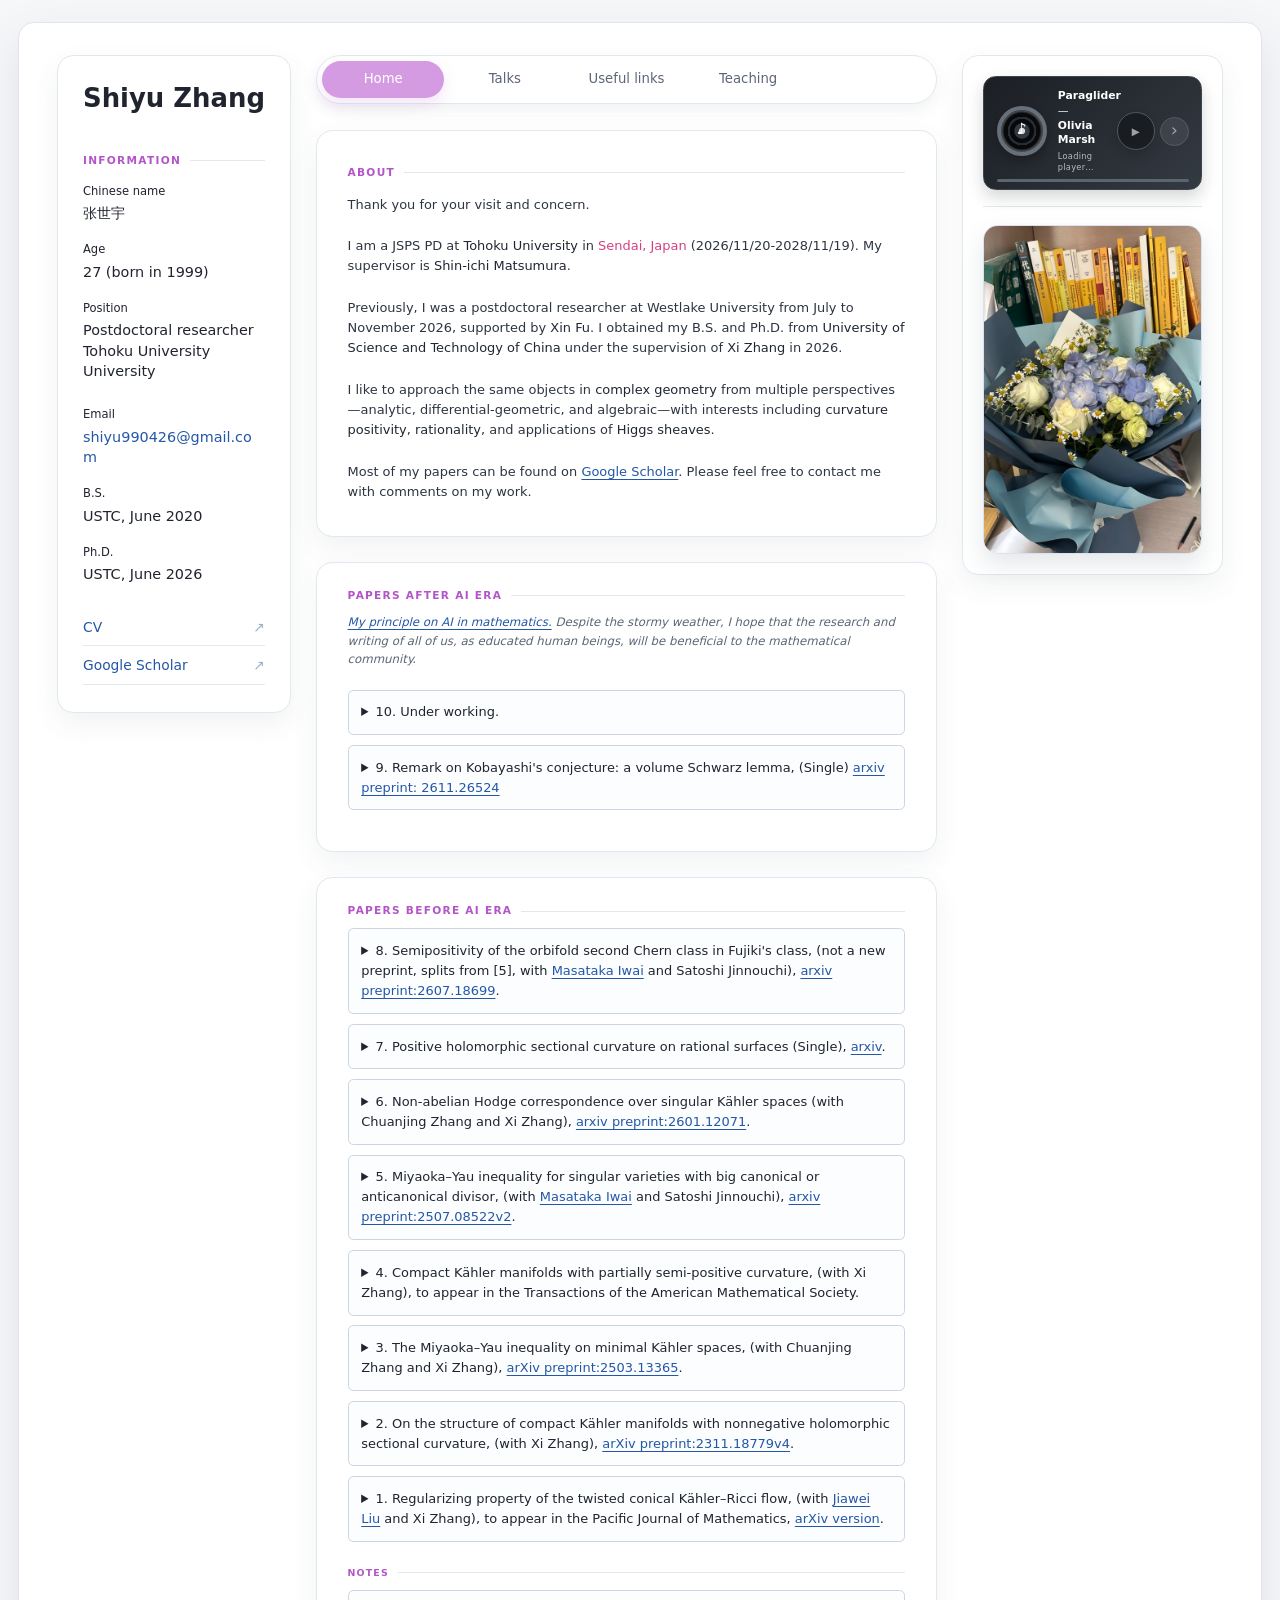
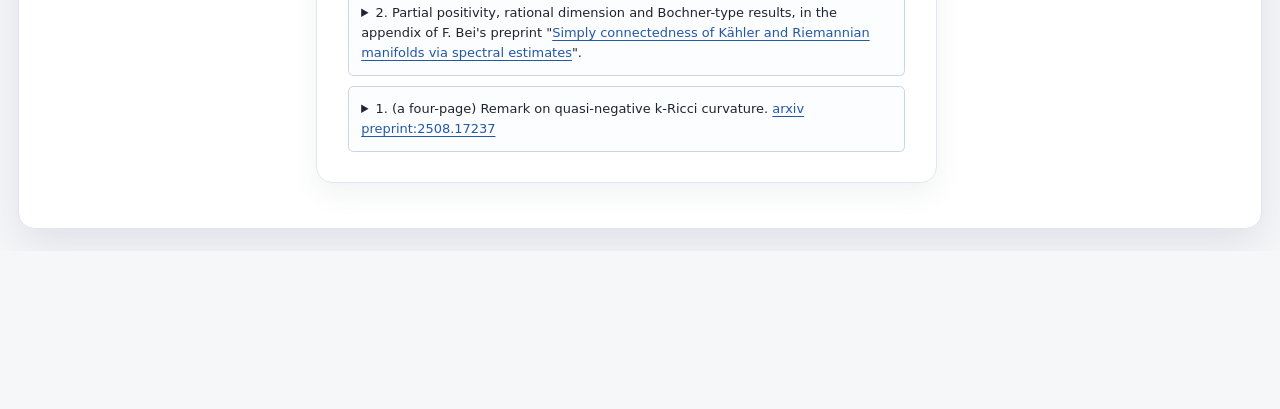
<file: index.html>
<!DOCTYPE html>
<html>
<head>
  <title>Shiyu Zhang</title>
  <meta name="google-site-verification" content="iiVqSYgyMZaSKjwBvW68iFKeEzjvsk_R_WuHS7sTOfA" />
  <meta charset="UTF-8">
  <meta name="viewport" content="width=device-width, initial-scale=1.0">
  <link rel="stylesheet" href="assets/site.css">
</head>

<body class="home-page">
  <main class="site-shell">
    <article class="site-card">
      <div class="content">
        <div class="home-layout">
          <div class="home-sidebar">
          <aside class="profile-rail">
            <p class="profile-name profile-name-heading">Shiyu Zhang</p>
            <h2>Information</h2>
            <dl class="profile-facts profile-info">
              <div>
                <dt>Chinese name</dt>
                <dd class="profile-name-cn">张世宇</dd>
              </div>
              <div>
                <dt>Age</dt>
                <dd>27 (born in 1999)</dd>
              </div>
              <div>
                <dt>Position</dt>
                <dd>Postdoctoral researcher<br>Tohoku University University</dd>
              </div>
            </dl>

            <dl class="profile-facts">
              <div>
                <dt>Email</dt>
                <dd><a href="mailto:shiyu990426@gmail.com">shiyu990426@gmail.com</a></dd>
              </div>
              <div>
                <dt>B.S.</dt>
                <dd>USTC, June 2020</dd>
              </div>
              <div>
                <dt>Ph.D.</dt>
                <dd>USTC, June 2026</dd>
              </div>
            </dl>

            <div class="profile-actions">
              <a href="https://BerkovichYu.github.io/CV.pdf">CV <span aria-hidden="true">↗</span></a>
              <a href="https://scholar.google.com/citations?hl=en&user=x2xD6cAAAAAJ&view_op=list_works&sortby=pubdate">Google Scholar <span aria-hidden="true">↗</span></a>
            </div>
          </aside>

          </div>

          <div class="home-main">
    <nav class="home-nav" aria-label="Main navigation">
      <a href="./" data-page="home">Home</a>
      <a href="?page=talks" data-page="talks">Talks</a>
            <a href="?page=useful" data-page="useful">Useful links</a>
            <a href="?page=teaching" data-page="teaching">Teaching</a>
          </nav>

          <div class="home-page-content" id="home-page-content">
          <section class="home-about" id="about" aria-label="About">
            <div class="profile-main">
              <div class="profile-text">
                <p class="profile-eyebrow">About</p>
                <div class="profile-copy">
                  <p> Thank you for your visit and concern.</p>

                  <p>
                      I am a JSPS PD at <span class="profile-highlight profile-highlight-key">Tohoku University</span> in <span class="profile-highlight">Sendai, Japan</span> (2026/11/20-2028/11/19).
                      My supervisor is <span class="profile-highlight profile-highlight-key">Shin-ichi Matsumura</span>. </p> 
                  <p> 
                      Previously, I was a postdoctoral researcher at Westlake University from July to November 2026, supported by <span class="profile-highlight profile-highlight-key">Xin Fu</span>. 
                      I obtained my B.S. and Ph.D. from <span class="profile-highlight profile-highlight-key">University of Science and Technology of China</span> under the supervision of <span class="profile-highlight profile-highlight-key">Xi Zhang</span> in 2026.</p>
                  <p> I like to approach the same objects in <span class="profile-highlight profile-highlight-key">complex geometry</span> from multiple perspectives—analytic, differential-geometric, and algebraic—with interests including <span class="profile-highlight profile-highlight-key">curvature positivity</span>, <span class="profile-highlight profile-highlight-key">rationality</span>, and applications of <span class="profile-highlight profile-highlight-key">Higgs sheaves</span>.</p>
                  <p> Most of my papers can be found on <a href="https://scholar.google.com/citations?hl=en&user=x2xD6cAAAAAJ&view_op=list_works&sortby=pubdate">Google Scholar</a>. Please feel free to contact me with comments on my work.</p>
                </div>
              </div>
            </div>
          </section>

          <!-- 被注释
            
          <section class="home-news" id="news" aria-label="News">
            <p class="profile-eyebrow">News</p>
            <div class="profile-copy profile-news-copy">
              <p>
            </div>
          </section>

          -->
            

          <div class="papers-page-content" id="papers-content">
            <section class="section">
              <h2 id="papers-after-ai">Papers after AI era</h2>
              <div class="section-note">
  <p>
    <a href="https://BerkovichYu.github.io/My_principles_on_AI_in_mathematics.pdf">My principle on AI in mathematics.</a> 
     Despite the stormy weather, I hope that the research and writing of all of us, as educated human beings, will be beneficial to the mathematical community.
</div>
              <details class="paper-entry">
                <summary><span class="paper-number">10.</span> <span class="paper-title">Under working.</span></summary>
              </details>
              <details class="paper-entry">
                <summary><span class="paper-number">9.</span> <span class="paper-title">Remark on Kobayashi's conjecture: a volume Schwarz lemma, (Single) <a href="https://arxiv.org/abs/2611.26524">arxiv preprint: 2611.26524</a> </span></summary>
                <p> After reading OpenAI's proof on Kobayashi's conjecture, I had the idea that this paper should not be presented in this way. 
                  Ultimately, I found a pointwise volume comparison theorem related to the Monge-Ampere factor and holomorphic discs.
              </details>
            </section>

            <section class="section">
              <h2>Papers before AI era</h2>

              <details class="paper-entry">
                <summary><span class="paper-number">8.</span> <span class="paper-title">Semipositivity of the orbifold second Chern class in Fujiki's class,</span><span class="paper-meta"> (not a new preprint, splits from [5], with <a href="https://masataka123.github.io/blog3_e/">Masataka Iwai</a> and Satoshi Jinnouchi), <a href="https://arxiv.org/abs/2607.18699">arxiv preprint:2607.18699</a>.</span></summary>
                <p>The original version of the preprint [5] has been divided into two parts, and this is the second part, generalizing some results concerning Chern number inequalities to the Fujiki setting.</p>
              </details>

              <details class="paper-entry">
                <summary><span class="paper-number">7.</span> <span class="paper-title">Positive holomorphic sectional curvature on rational surfaces</span><span class="paper-meta"> (Single), <a href="https://arxiv.org/abs/2606.23333">arxiv</a>.</span></summary>
                <p>In this paper, I successfully constructed Kähler metrics with HSC &gt; 0 on all rational surfaces. This gives a curvature characterization of rational surfaces, thus resolving a problem of Hitchin and Yau.</p>
              </details>

              <details class="paper-entry">
                <summary><span class="paper-number">6.</span> <span class="paper-title">Non-abelian Hodge correspondence over singular Kähler spaces</span><span class="paper-meta"> (with Chuanjing Zhang and Xi Zhang), <a href="https://arxiv.org/abs/2601.13071">arxiv preprint:2601.12071</a>.</span></summary>
                <p>In this paper, we establish the nonabelian Hodge correspondence over compact Kähler klt spaces as well as their regular loci, thereby generalizing the previous result of Greb–Kebekus–Peternell–Taji for projective klt varieties.</p>
                <p>As an interesting application, we prove that if a projective klt variety with big canonical divisor satisfies the orbifold Miyaoka–Yau type equality in the sense of the previous work [5] joint with M. Iwai and S. Jinnouchi, then its canonical model must be a singular quotient of the unit ball. See also Jinnouchi's <a href="https://arxiv.org/abs/2512.24161">recent preprint</a> for K-stable klt varieties with big anti-canonical divisor.</p>
              </details>

              <details class="paper-entry">
                <summary><span class="paper-number">5.</span> <span class="paper-title">Miyaoka–Yau inequality for singular varieties with big canonical or anticanonical divisor,</span><span class="paper-meta"> (with <a href="https://masataka123.github.io/blog3_e/">Masataka Iwai</a> and Satoshi Jinnouchi), <a href="https://arxiv.org/abs/2507.08522">arxiv preprint:2507.08522v2</a>.</span></summary>
                <p>The main result is establishing the Miyaoka–Yau inequality for projective klt varieties with big canonical divisor.</p>
                <p>The basic idea is proving the Bogomolov–Gieseker inequality formulated via the non-pluripolar product. When I discussed with M. Iwai how to extend it to the klt case, I contributed to this work.</p>
                <p>A basic question is characterizing the equality case of the Bogomolov–Gieseker inequality. It is subtle because we used a limiting process in the proof.</p>
              </details>

              <details class="paper-entry">
                <summary><span class="paper-number">4.</span> <span class="paper-title">Compact Kähler manifolds with partially semi-positive curvature,</span><span class="paper-meta"> (with Xi Zhang), to appear in the Transactions of the American Mathematical Society.</span></summary>
                <p>Our first main result provides a new differential-geometric criterion for rational connectedness. We prove that a compact Kähler manifold is rationally connected if and only if its tangent bundle is BC-p positive for every p ≥ 1. This notion of BC-p positivity is very weak and arises naturally from a Bochner-type formula associated with MRC fibrations (Proposition 3.3).</p>
                <p>As a direct application, we confirm a conjecture of Prof. Lei Ni, showing that positive orthogonal Ricci curvature implies rational connectedness.</p>
                <p>Our second result establishes structure theorems for manifolds with semi-positive curvature conditions, offering a natural generalization of several classical works.</p>
                <p>It would be interesting to know whether BC-p quasi-positivity (p ≥ 1) implies rational connectedness and whether BC-2 quasi-positivity implies projectivity.</p>
                <p>On a personal note, the first version of this paper contained an error—specifically, a mistaken equality in a key integral inequality. The reviewer's careful reading pointed out this issue. In revising those details, I discovered something new and came to a deeper understanding: mathematics is not only about grand visions and directions, but also emerges from meticulous attention to detail. We must take full responsibility for what we write.</p>
              </details>

              <details class="paper-entry">
                <summary><span class="paper-number">3.</span> <span class="paper-title">The Miyaoka–Yau inequality on minimal Kähler spaces,</span><span class="paper-meta"> (with Chuanjing Zhang and Xi Zhang), <a href="https://arxiv.org/abs/2503.13365">arXiv preprint:2503.13365</a>.</span></summary>
                <p>We extend the classical Miyaoka–Yau inequality to all minimal Kähler klt spaces.</p>
                <p>One key is the existence of an orbifold modification by <a href="https://arxiv.org/abs/2512.20708">Kollár and Ou</a> for klt spaces.</p>
                <p>This paper provides a relatively general approach to considering Chern number inequalities and computing HN types of Higgs sheaves on Kähler klt varieties.</p>
                <p>Notably, the framework developed here—based on L<sup>p</sup> approximate Hermitian–Einstein metrics—yields an important byproduct: we obtain the semistability (respectively, generic nefness) of torsion-free sheaves under symmetric powers, exterior powers, and tensor products in the singular setting.</p>
                <p>The first version contained an insufficient discussion of Harder–Narasimhan filtrations on singular varieties. That exposition was consequently difficult to follow; the present version supersedes it entirely.</p>
              </details>

              <details class="paper-entry">
                <summary><span class="paper-number">2.</span> <span class="paper-title">On the structure of compact Kähler manifolds with nonnegative holomorphic sectional curvature,</span><span class="paper-meta"> (with Xi Zhang), <a href="https://arxiv.org/abs/2311.18779">arXiv preprint:2311.18779v4</a>.</span></summary>
                <p>The main result is the establishment of a pseudoeffective version of a Bochner-type theorem, which leads to a splitting of the tangent bundle.</p>
                <p>The innovation point is an elegant integral inequality. This is a key step in the structure theorems for HSC ≥ 0 in the Kähler case obtained by <a href="https://arxiv.org/abs/2502.00367">Professor S. Matsumura</a>.</p>
                <p>Concerning nonnegative holomorphic sectional curvature, it remains open whether it implies some form of minimality in algebraic geometry.</p>
              </details>

              <details class="paper-entry">
                <summary><span class="paper-number">1.</span> <span class="paper-title">Regularizing property of the twisted conical Kähler–Ricci flow,</span><span class="paper-meta"> (with <a href="https://math.njust.edu.cn/43/dd/c17271a345053/page5.htm">Jiawei Liu</a> and Xi Zhang), to appear in the Pacific Journal of Mathematics, <a href="https://arxiv.org/pdf/2406.08778">arXiv version</a>.</span></summary>
                <p>The primary contribution to this work belongs to my collaborators. The most significant guidance throughout my doctoral studies came from my supervisor, yet I wish to express my deepest personal gratitude to my senior, Jiawei Liu. During my difficult third year of PhD, I was grappling with the Kähler–Ricci flow. Despite the distance and his own commitments, he offered patient and consistent guidance through our online correspondence. Through this process, I learned how to engage with a research problem, how to question, and how to begin.</p>
              </details>

              <h3 class="notes-subheading" id="notes">Notes</h3>
              <div class="notes-list">
                <details class="paper-entry">
                  <summary><span class="paper-number">2.</span> <span class="paper-title">Partial positivity, rational dimension and Bochner-type results,</span><span class="paper-meta"> in the appendix of F. Bei's preprint "<a href="https://arxiv.org/abs/2602.11002v2">Simply connectedness of Kähler and Riemannian manifolds via spectral estimates</a>".</span></summary>
                  <p>A small remark.</p>
                </details>
                <details class="paper-entry">
                  <summary><span class="paper-number">1.</span> <span class="paper-title">(a four-page) Remark on quasi-negative k-Ricci curvature.</span><span class="paper-meta"> <a href="https://arxiv.org/abs/2508.17237">arxiv preprint:2508.17237</a></span></summary>
                  <p>This is just a note; I present an improvement on a result by Chu, Lee, and Tam based on a use of the Gauss–Codazzi equation.</p>
                  <p>An example of a projective manifold with negative k-Ricci curvature admitting an embedding of P<sup>k</sup> was claimed in <a href="https://arxiv.org/abs/2011.13508">a paper by Li–Ni–Zhu</a>; this was in fact a typographical error.</p>
                </details>
              </div>
            </section>
          </div>

          </div>
          </div>
          <aside class="home-photo" aria-label="Photo">
            <section class="youtube-module" aria-label="Music player">
              <div class="music-player" data-youtube-id="vHDuZUfrnT4">
                <div class="music-player-art" aria-hidden="true"><span>♪</span></div>
                <div class="music-player-copy">
                  <p class="music-title"><strong class="music-track-title">Paraglider</strong> — <strong class="music-track-artist">Olivia Marsh</strong></p>
                  <p class="music-player-status" aria-live="polite">Loading player…</p>
                </div>
                <div class="music-player-actions">
                  <button class="music-player-toggle" type="button" disabled aria-label="Play Paraglider by Olivia Marsh" aria-pressed="false">
                    <span class="music-player-icon" aria-hidden="true">▶</span>
                  </button>
                  <button class="music-player-next" type="button" disabled aria-label="Next song">
                    <span aria-hidden="true">›</span>
                  </button>
                </div>
                <div class="music-player-progress" aria-hidden="true"><span></span></div>
                <div id="youtube-audio-embed" class="youtube-audio-embed" aria-hidden="true"></div>
              </div>
            </section>
            <figure class="about-photo">
              <img src="assets/about-photo.jpg?v=2" alt="A bouquet of flowers in front of a bookshelf">
            </figure>
          </aside>
        </div>
      </div>
    </article>
  </main>
  <script>
    (function () {
      const root = document.querySelector("[data-youtube-id]");
      if (!root) return;

      const tracks = [
        { id: "vHDuZUfrnT4", title: "Paraglider", artist: "Olivia Marsh" },
        { id: "AukBQLXGB3U", title: "Please Sister", artist: "The Cardigans" },
        { id: "XOeryr0vUbM", title: "Baby Ain’t Made Of China", artist: "Wolf Alice" },
        { id: "1BBk78WFJPA", title: "Elizabeth Taylor", artist: "Clare Maguire" }
      ];
      const button = root.querySelector(".music-player-toggle");
      const nextButton = root.querySelector(".music-player-next");
      const icon = root.querySelector(".music-player-icon");
      const trackTitle = root.querySelector(".music-track-title");
      const trackArtist = root.querySelector(".music-track-artist");
      const status = root.querySelector(".music-player-status");
      const progress = root.querySelector(".music-player-progress span");
      let player = null;
      let progressTimer = null;
      let currentTrack = 0;

      function updateTrack(index) {
        currentTrack = (index + tracks.length) % tracks.length;
        const track = tracks[currentTrack];
        trackTitle.textContent = track.title;
        trackArtist.textContent = track.artist;
        button.setAttribute("aria-label", "Play " + track.title + " by " + track.artist);
        nextButton.setAttribute("aria-label", "Next song: " + tracks[(currentTrack + 1) % tracks.length].title + " by " + tracks[(currentTrack + 1) % tracks.length].artist);
        status.textContent = "Click to play · " + (currentTrack + 1) + "/" + tracks.length;
      }

      function setPlaying(isPlaying) {
        const track = tracks[currentTrack];
        root.classList.toggle("is-playing", isPlaying);
        button.setAttribute("aria-pressed", String(isPlaying));
        button.setAttribute("aria-label", (isPlaying ? "Pause" : "Play") + " " + track.title + " by " + track.artist);
        icon.textContent = isPlaying ? "Ⅱ" : "▶";
        status.textContent = (isPlaying ? "Playing" : "Click to play") + " · " + (currentTrack + 1) + "/" + tracks.length;
      }

      function updateProgress() {
        if (!player || typeof player.getDuration !== "function") return;
        const duration = player.getDuration();
        const current = player.getCurrentTime();
        if (duration > 0) {
          progress.style.width = Math.min(100, (current / duration) * 100) + "%";
        }
      }

      function createPlayer() {
        if (!window.YT || !window.YT.Player || player) return;
        player = new YT.Player("youtube-audio-embed", {
          videoId: root.dataset.youtubeId,
          playerVars: {
            playsinline: 1,
            controls: 0,
            rel: 0,
            modestbranding: 1
          },
          events: {
            onReady: function () {
              player.cuePlaylist(tracks.map(function (track) { return track.id; }), 0, 0, "small");
              updateTrack(0);
              button.disabled = false;
              nextButton.disabled = false;
              progressTimer = window.setInterval(updateProgress, 500);
            },
            onStateChange: function (event) {
              if (event.data === YT.PlayerState.PLAYING) {
                setPlaying(true);
              } else if (event.data === YT.PlayerState.ENDED) {
                progress.style.width = "0%";
                const playlistIndex = typeof player.getPlaylistIndex === "function" ? player.getPlaylistIndex() : currentTrack;
                const nextTrack = playlistIndex >= 0 ? playlistIndex + 1 : currentTrack + 1;
                updateTrack(nextTrack);
                player.playVideoAt(currentTrack);
              } else if (event.data === YT.PlayerState.PAUSED) {
                setPlaying(false);
              }
            }
          }
        });
      }

      button.addEventListener("click", function () {
        if (!player) return;
        if (player.getPlayerState() === YT.PlayerState.PLAYING) {
          player.pauseVideo();
        } else {
          player.playVideo();
        }
      });

      nextButton.addEventListener("click", function () {
        if (!player) return;
        const playlistIndex = typeof player.getPlaylistIndex === "function" ? player.getPlaylistIndex() : currentTrack;
        const nextTrack = playlistIndex >= 0 ? playlistIndex + 1 : currentTrack + 1;
        progress.style.width = "0%";
        updateTrack(nextTrack);
        player.playVideoAt(currentTrack);
      });

      window.onYouTubeIframeAPIReady = createPlayer;
      const apiScript = document.createElement("script");
      apiScript.src = "https://www.youtube.com/iframe_api";
      document.head.appendChild(apiScript);

      window.addEventListener("beforeunload", function () {
        if (progressTimer) window.clearInterval(progressTimer);
      });
    }());
  </script>
  <script src="assets/home-app.js"></script>
</body>
</html>
</file>
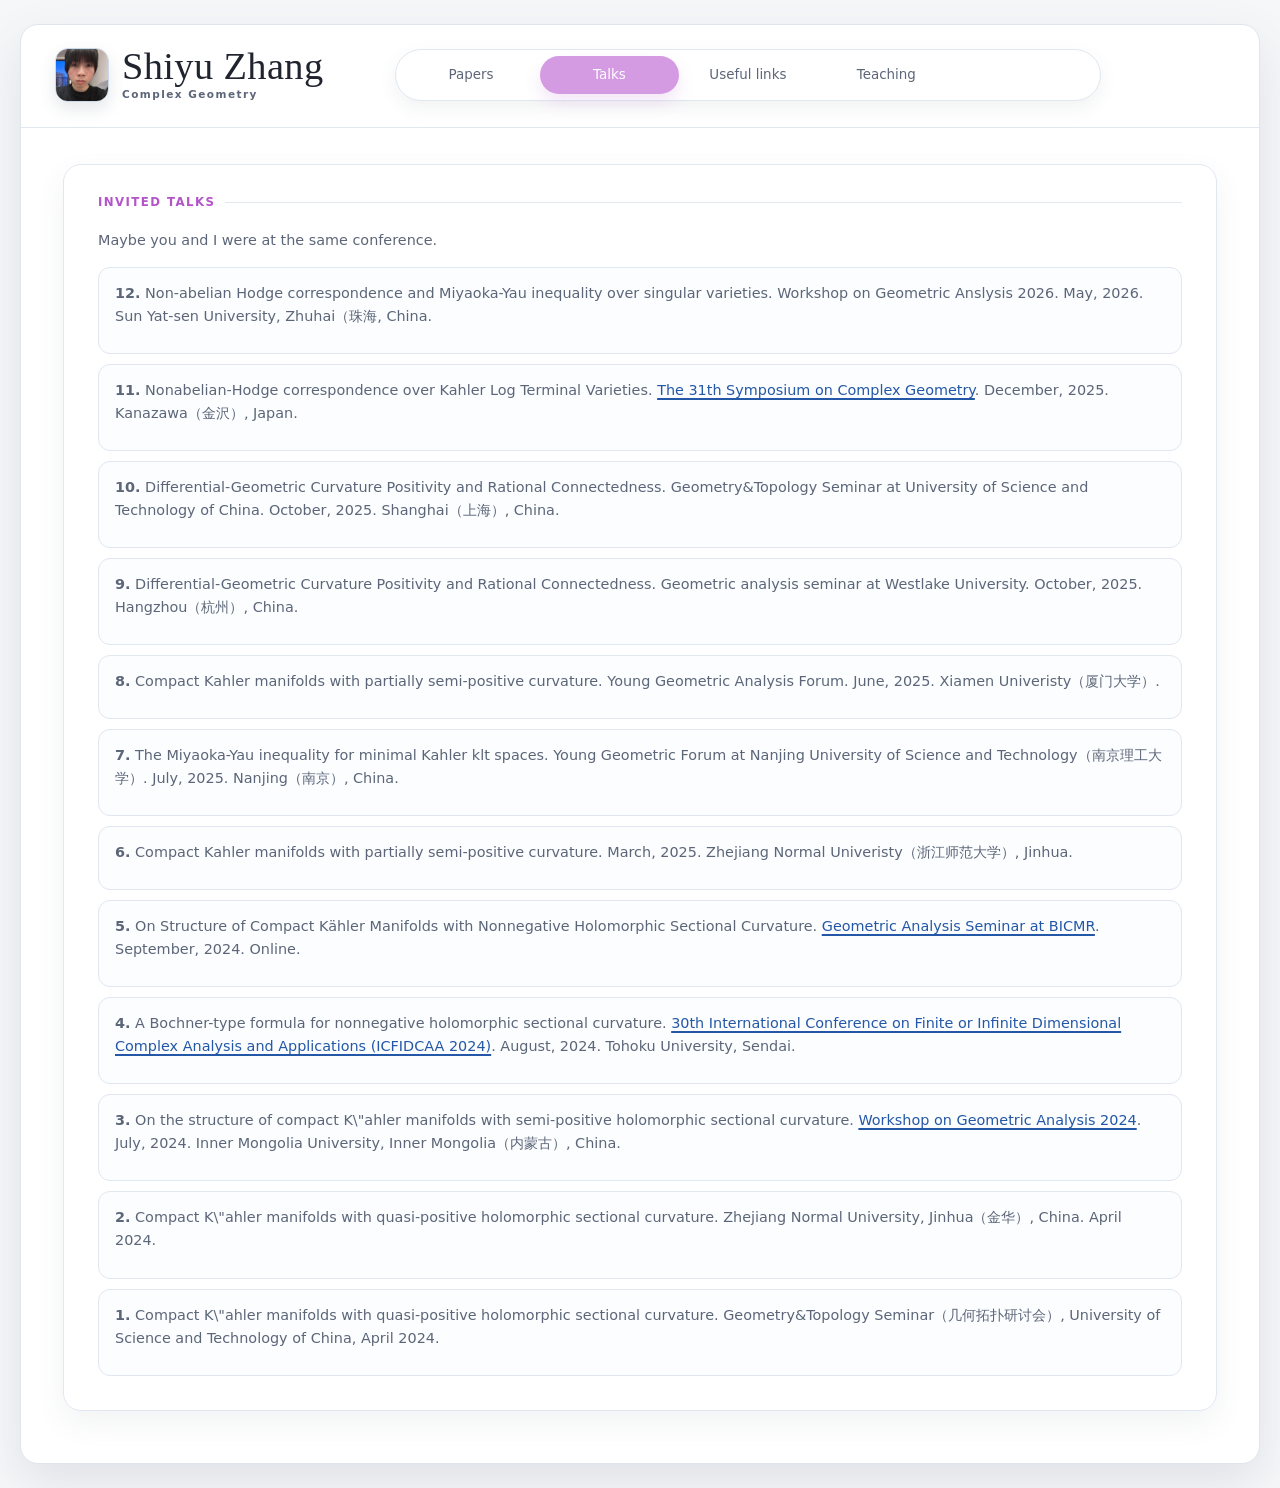
<file: conferences/index.html>
<!DOCTYPE html>
<html lang="en">
<head>
  <title>Shiyu Zhang Talks</title>
  <meta name="google-site-verification" content="iiVqSYgyMZaSKjwBvW68iFKeEzjvsk_R_WuHS7sTOfA" />
  <meta charset="UTF-8">
  <meta name="viewport" content="width=device-width, initial-scale=1.0">
  <script type="text/javascript" src="http://cdn.mathjax.org/mathjax/latest/MathJax.js?config=TeX-AMS-MML_HTMLorMML">
</script>
  <script type="text/x-mathjax-config">
    MathJax.Hub.Config({
        tex2jax: {inlineMath: [['$', '$']]},
        messageStyle: "none"
    });
</script>
  <link rel="stylesheet" href="../assets/site.css">
</head>

<body class="subpage-page">
  <main class="site-shell">
    <article class="site-card subpage-card">
      <header class="subpage-header">
        <a class="subpage-brand" href="../" aria-label="Return to Shiyu Zhang homepage">
          <img class="subpage-avatar" src="../assets/profile-photo.jpg?v=20" alt="Portrait of Shiyu Zhang">
          <span class="subpage-brand-copy">
            <span class="subpage-brand-title">Shiyu Zhang</span>
            <span class="subpage-brand-subtitle">Complex Geometry</span>
          </span>
        </a>
        <nav class="home-nav subpage-nav" aria-label="Main navigation">
          <a href="../papers/">Papers</a>
          <a class="is-current" aria-current="page" href="../conferences/">Talks</a>
          <a href="../Useful%20links/">Useful links</a>
          <a href="../Teaching/Analysis%201/">Teaching</a>
        </nav>
      </header>

      <div class="content">
        <section class="section">
          <h2>Invited talks</h2>

          <p>
          Maybe you and I were at the same conference.
          </p>
          
          <div class="list-card">
            <div class="entry-card"><p><strong>12.</strong> Non-abelian Hodge correspondence and Miyaoka-Yau inequality over singular varieties. Workshop on Geometric Anslysis 2026. May, 2026. Sun Yat-sen University, Zhuhai（珠海, China.</p></div>
            <div class="entry-card"><p><strong>11.</strong> Nonabelian-Hodge correspondence over Kahler Log Terminal Varieties. <a href="https://u-lab.my-pharm.ac.jp/~noda/cnf/kanazawa31e.html">The 31th Symposium on Complex Geometry</a>. December, 2025. Kanazawa（金沢）, Japan.</p></div>
            <div class="entry-card"><p><strong>10.</strong> Differential-Geometric Curvature Positivity and Rational Connectedness. Geometry&amp;Topology Seminar at University of Science and Technology of China. October, 2025. Shanghai（上海）, China.</p></div>
            <div class="entry-card"><p><strong>9.</strong> Differential-Geometric Curvature Positivity and Rational Connectedness. Geometric analysis seminar at Westlake University. October, 2025. Hangzhou（杭州）, China.</p></div>
            <div class="entry-card"><p><strong>8.</strong> Compact Kahler manifolds with partially semi-positive curvature. Young Geometric Analysis Forum. June, 2025. Xiamen Univeristy（厦门大学）.</p></div>
            <div class="entry-card"><p><strong>7.</strong> The Miyaoka-Yau inequality for minimal Kahler klt spaces. Young Geometric Forum at Nanjing University of Science and Technology（南京理工大学）. July, 2025. Nanjing（南京）, China.</p></div>
            <div class="entry-card"><p><strong>6.</strong> Compact Kahler manifolds with partially semi-positive curvature. March, 2025. Zhejiang Normal Univeristy（浙江师范大学）, Jinhua.</p></div>
            <div class="entry-card"><p><strong>5.</strong> On Structure of Compact Kähler Manifolds with Nonnegative Holomorphic Sectional Curvature. <a href="https://www.math.pku.edu.cn/teachers/jianchunchu/seminar24-25Fall.html">Geometric Analysis Seminar at BICMR</a>. September, 2024. Online.</p></div>
            <div class="entry-card"><p><strong>4.</strong> A Bochner-type formula for nonnegative holomorphic sectional curvature. <a href="https://www.math.is.tohoku.ac.jp/~sugawa/ICFIDCAA2024/">30th International Conference on Finite or Infinite Dimensional Complex Analysis and Applications (ICFIDCAA 2024)</a>. August, 2024. Tohoku University, Sendai.</p></div>
            <div class="entry-card"><p><strong>3.</strong> On the structure of compact K\"ahler manifolds with semi-positive holomorphic sectional curvature. <a href="http://conference.bicmr.pku.edu.cn/meeting/index?id=117">Workshop on Geometric Analysis 2024</a>. July, 2024. Inner Mongolia University, Inner Mongolia（内蒙古）, China.</p></div>
            <div class="entry-card"><p><strong>2.</strong> Compact K\"ahler manifolds with quasi-positive holomorphic sectional curvature. Zhejiang Normal University, Jinhua（金华）, China. April 2024.</p></div>
            <div class="entry-card"><p><strong>1.</strong> Compact K\"ahler manifolds with quasi-positive holomorphic sectional curvature. Geometry&amp;Topology Seminar（几何拓扑研讨会）, University of Science and Technology of China, April 2024.</p></div>
          </div>
        </section>
      </div>
    </article>
  </main>
</body>
</html>
</file>
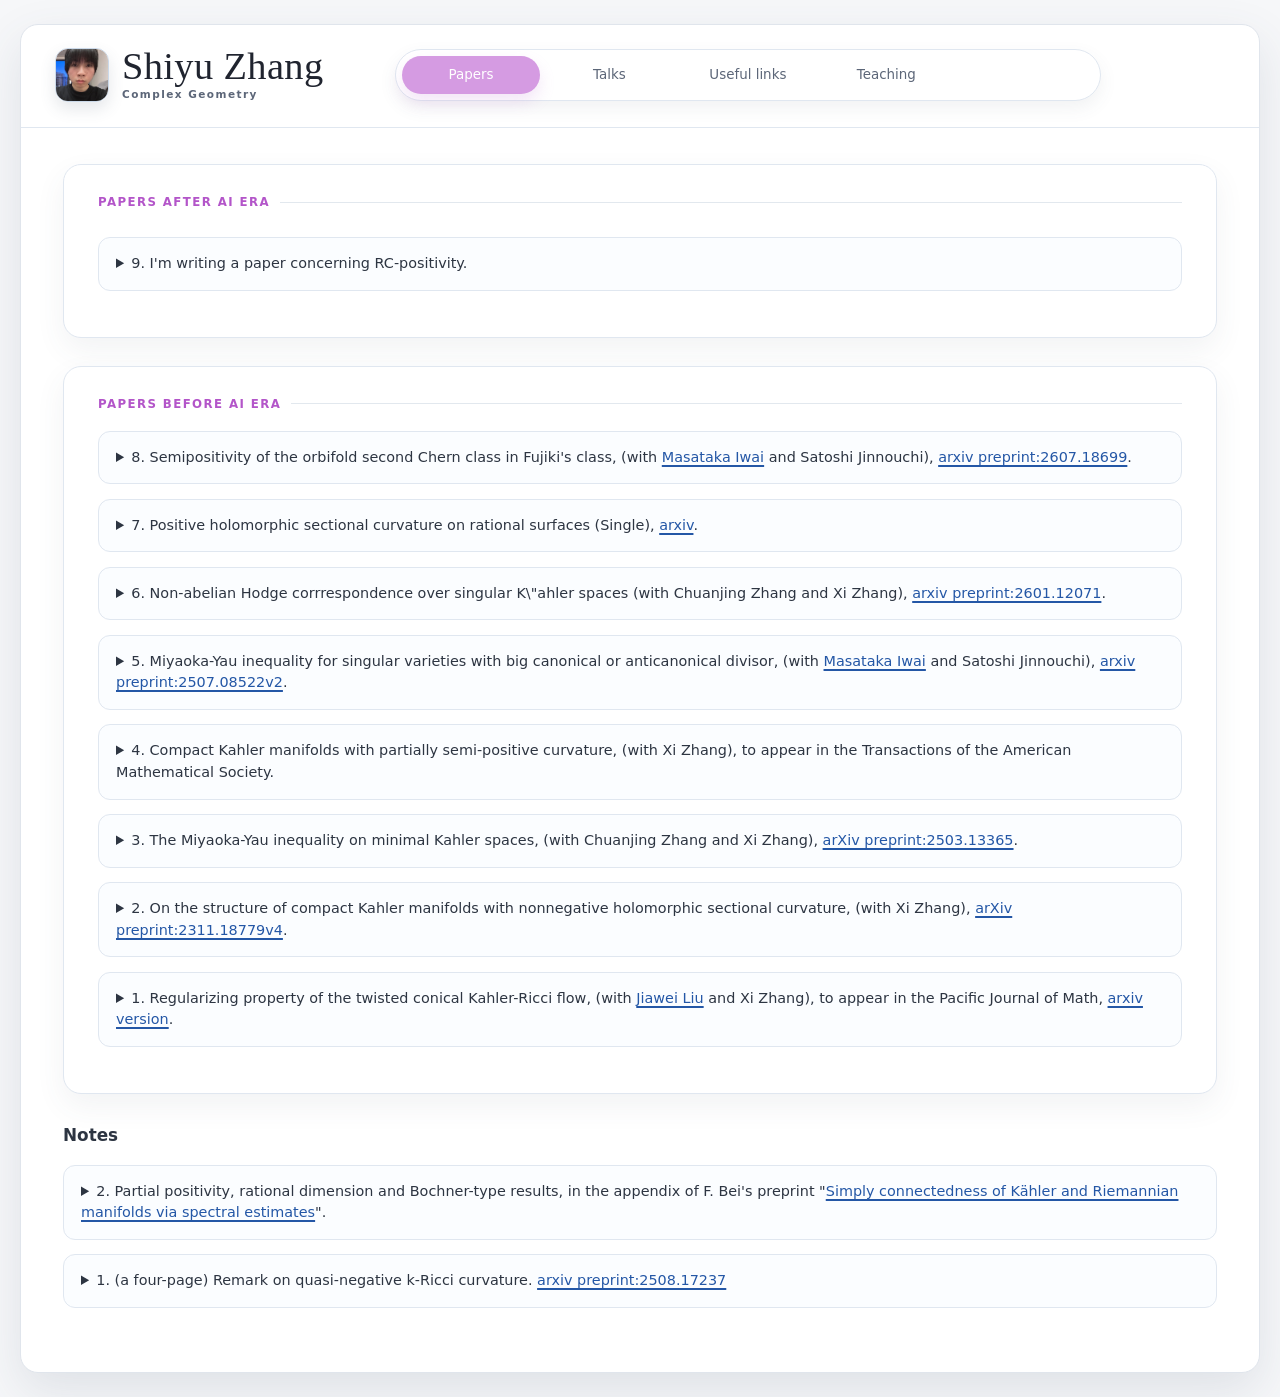
<file: papers/index.html>
<!DOCTYPE html>
<html lang="en">
<head>
  <title>Shiyu Zhang Papers</title>
  <meta charset="UTF-8">
  <meta name="viewport" content="width=device-width, initial-scale=1.0">
  <script type="text/javascript" src="http://cdn.mathjax.org/mathjax/latest/MathJax.js?config=TeX-AMS-MML_HTMLorMML">
</script>
  <script type="text/x-mathjax-config">
    MathJax.Hub.Config({
        tex2jax: {inlineMath: [['$', '$']]},
        messageStyle: "none"
    });
</script>
  <link rel="stylesheet" href="../assets/site.css">
</head>

<body class="subpage-page">
  <main class="site-shell">
    <article class="site-card subpage-card">
      <header class="subpage-header">
        <a class="subpage-brand" href="../" aria-label="Return to Shiyu Zhang homepage">
          <img class="subpage-avatar" src="../assets/profile-photo.jpg?v=20" alt="Portrait of Shiyu Zhang">
          <span class="subpage-brand-copy">
            <span class="subpage-brand-title">Shiyu Zhang</span>
            <span class="subpage-brand-subtitle">Complex Geometry</span>
          </span>
        </a>
        <nav class="home-nav subpage-nav" aria-label="Main navigation">
          <a class="is-current" aria-current="page" href="../papers/">Papers</a>
          <a href="../conferences/">Talks</a>
          <a href="../Useful%20links/">Useful links</a>
          <a href="../Teaching/Analysis%201/">Teaching</a>
        </nav>
      </header>

      <div class="content">

<section class="section"><h2 id="Preprints">Papers after AI era </h2>
<p class="section-intro">
<details class="paper-entry">
  <summary> 9. <span> I'm writing a paper concerning RC-positivity. </span> </summary>
</details>
</section>

<section class="section">
<h2>Papers before AI era</h2>
  
<p>
<details class="paper-entry">
  <summary> 8. <span> Semipositivity of the orbifold second Chern class in Fujiki's class, (with <a href="https://masataka123.github.io/blog3_e/">Masataka Iwai</a> and Satoshi Jinnouchi), <a href="https://arxiv.org/abs/2607.18699">arxiv preprint:2607.18699</a>. </span> </summary>
<p> The original version of the preprint [5] has been devided into two parts and this is the second part, generalizing some results concerning Chern number inequality to the Fujiki setting.
</details>
  
<p>
<details class="paper-entry">
  <summary> 7. <span> Positive holomorphic sectional curvature on rational surfaces (Single), <a href="https://arxiv.org/abs/2606.23333">arxiv</a>. </span> </summary>
<p>   In this paper, I successfully constructed K\"ahler metrics with HSC>0 on all rational surfaces. This gives a curvature chracterization of rational surfaces, thus resolving a Problem of Hitchin and Yau.
</details>
<p>

  <p>
<details class="paper-entry">
  <summary> 6. <span> Non-abelian Hodge corrrespondence over singular K\"ahler spaces (with Chuanjing Zhang and Xi Zhang), <a href="https://arxiv.org/abs/2601.13071"> arxiv preprint:2601.12071</a>. </span> </summary>
<p> 
  In this paper, we establish the nonabelian Hodge correspondence over compact K\"ahler klt spaces as well as their regular loci, thereby generalizing the previous result of Greb-Kebekus-Peternell-Taji for projective klt varieties.
<p> As an interesting application, we prove that if a projective klt variety with big canonical divisor satisfies the orbifold Miyaoka-Yau type equality in the sense of the previous work [5] joint with M. Iwai and S. Jinnouchi, then its canonical model must be a singular quotient of the unit ball. 
  See also Jinnouchi's <a href="https://arxiv.org/abs/2512.24161"> recent preprint</a> for K-stable klt varieties with big anti-canonical divisor. 
  Toghther, these results confirm the Miyaoka-Yau inequality formulated via non-pluripolar product developed in the paper [5] provide an effective criterion for projective klt varieties with big canonical divisor.
</details>
<p>
  
<p>
<details class="paper-entry">
  <summary> 5. <span> Miyaoka-Yau inequality for singular varieties with big canonical or anticanonical divisor, (with <a href="https://masataka123.github.io/blog3_e/">Masataka Iwai</a> and Satoshi Jinnouchi), <a href="https://arxiv.org/abs/2507.08522">arxiv preprint:2507.08522v2</a>. </span> </summary>
<p> The main result is establishing the Miyaoka-Yau inequality for projective klt varieties with big canonical divisor.
<p> The basic idea is proving Bogomolov-Gieseker inequality formulated via the non-pluripolar product. When I discussed with M. Iwai how to extend it to the klt case, I contributed this work. 
<p> A basic question is characterizing the equality case of Bogomolov-Gieseker inequality. It's subtle because we used the limiting process in the proof.
</details>
<p>

<details class="paper-entry">
  <summary> 4. <span> Compact Kahler manifolds with partially semi-positive curvature, (with Xi Zhang),  to appear in the Transactions of the American Mathematical Society. </span> </summary>
<p>  Our first main result provides a new differential-geometric criterion for rational connectedness. We prove that a compact Kähler manifold is rationally connected if and only if its tangent bundle is BC-p positive for every p≥1. 
     This notion of BC-p positivity is very weak and arises naturally from a Bochner-type formula associated with MRC fibrations (Proposition 3.3). 
<p>  As a direct application, we confirm a conjecture of Prof. Lei Ni, showing that positive orthogonal Ricci curvature implies rational connectedness.
<p>  Our second result establishes structure theorems for manifolds with semi-positive immediate curvature conditions, offering a natural generalization of several classical works.
<p>  It would be interesting whether BC-p quasi-positivity (p≥1) imply the rational connectedness and BC-2 quasi-positivity implies the projectivity. 
     The latter is posed by L. Ni. The former is posed by me and indeed implies a conjecture of Xiaokui Yang that quasi-positive uniformly RC-positivity ensures the rational connectedness. 
<p>  I am grateful to Prof. Lei Ni for his attention to this work, and for his generous assistance on numerous other occasions.
<p>  On a personal note, I must candidly share that the first version of this paper contained an error—specifically, a mistaken equality in a key integral inequality. 
     It was the reviewer’s careful reading that patiently pointed out this issue. 
     In the process of carefully revising those details, I discovered something new and came to a deeper understanding: mathematics is not only about grand visions and directions, but also emerges from meticulous attention to detail. 
     We must take full responsibility for what we write.
</details>
<p>
  
<details class="paper-entry">
  <summary> 3. <span> The Miyaoka-Yau inequality on minimal Kahler spaces, (with Chuanjing Zhang and Xi Zhang), <a href="https://arxiv.org/abs/2503.13365">arXiv preprint:2503.13365</a>. </span> </summary>
<p>  We extend the classical Miyaoka-Yau inequality to all minimal K\"ahler klt spaces.
<p>  One key is the existence of orbifold modification by <a href="https://arxiv.org/abs/2512.20708">Kollar and Ou</a> for klt spaces. 
<p>  This paper does provide a relatively general approach to considering Chern number inequalities and computing HN types of Higgs sheaves on K\"ahler KLT varieties.
<p>  On the other hand, our argument is new for the smooth case. After completing this paper, Iwai shared an alternative approach with me. Please see the paper [5]. 
<p>  Notably, the framework developed here—based on L^p approximate Hermitian–Einstein metrics—yields an important byproduct: 
     we obtain the semistability (respectively, generic nefness) of torsion-free sheaves under symmetric powers, exterior powers, and tensor products in the singular setting.
<p>  Finally, I should acknowledge that the first version of this paper contained an insufficient discussion of Harder–Narasimhan filtrations on singular varieties,
     due to my then-unfamiliarity with certain technical aspects. That exposition was consequently difficult to follow; the present version supersedes it entirely.
</details>
<p>

<p> 
<details class="paper-entry">
  <summary> 2. <span> On the structure of compact Kahler manifolds with nonnegative holomorphic sectional curvature, (with Xi Zhang), <a href="https://arxiv.org/abs/2311.18779"> arXiv preprint:2311.18779v4</a>. </span> </summary>
<p> The main result is the establishment of a "pseudoeffective" version of Bochner-type theorem, which leads to a splitting of the tangent bundle. 
<p> The innovation point is an elegant integral inequality.
<p> This is a key step of the structure theorems of HSC≥0 for the Kahler case obtained by <a href="https://arxiv.org/abs/2502.00367">Professor S. Matsumura</a> recently.</p>
<p> Concerning the nonnegative holomorphic sectional curvature, it remains open whether it implies some minimality in AG? (In my recent preprint, I have proven that any rational surfaces admits a Kahler metric with HSC>0, thus it doesn't imply any minimality.)
</details>
  
<p>
  <details class="paper-entry">
    <summary> 1. Regularizing property of the twisted conical Kahler-Ricci flow, (with <a href="https://math.njust.edu.cn/43/dd/c17271a345053/page5.htm">Jiawei Liu</a> and Xi Zhang), to appear in the Pacific Journal of Math, <a href="https://arxiv.org/pdf/2406.08778">arxiv version</a>. </summary>
<p> The primary contribution to this work belongs to my collaborators. The most significant guidance throughout my doctoral studies undoubtedly came from my supervisor, yet I wish to express my deepest personal gratitude to my senior, Jiawei Liu. 
  During my difficult third year of PhD, I was grappling with the Kähler-Ricci flow. At that time, Jiawei had already graduated and was conducting his research in Germany. 
  Despite the distance and his own commitments, he offered me patient and consistent guidance through our online correspondence.
  That period culminated in a painful personal realization: that this particular field might not be the right path for me. The sense of frustration and doubt was significant. 
  Yet, looking back, I see that this very struggle—and the generous, remote mentorship he provided across continents—was fundamental. 
  It was through this process that I truly learned how to engage with a research problem, how to question, and how to begin.
  </details>
</section>

<h3>Notes</h3>
  <details class="paper-entry">
  <summary> 2. <span> Partial positivity, rational dimension and Bochner-type results, in the appendix of F. Bei's preprint "<a href="https://arxiv.org/abs/2602.11002v2">Simply connectedness of Kähler and Riemannian manifolds via spectral estimates</a>".  </summary>
  <p> A small remark.
</details>
<p> 

<p>
  <details class="paper-entry">
  <summary> 1. <span> (a four-page) Remark on quasi-negative k-Ricci curvature. <a href="https://arxiv.org/abs/2508.17237">arxiv preprint:2508.17237</a></span>  </summary>
<p> This is just a note, I present an improvement on a result by Chu, Lee, and Tam based on a use of Gauss-Codazzi equation.
<p> An example of a projective manifold with negative k-Ricci curvature admits an embedding of P^k was claimed in <a href="https://arxiv.org/abs/2011.13508">a paper by Li--Ni--Zhu</a>, this was in fact a typographical error. Thank Prof. Lei Ni for kind clarification.
<p> I will not revise this paper until I have made sure of the existence of this example. If someone find such an example, it will be nice because it means that the study on negative k-Ricci curvature indeed provide new perspectives than negative holomorphic sectional curvature. I am not good at construting an example.
</details>

</section>

      </div>
    </article>
  </main>
</body>
</html>
</file>
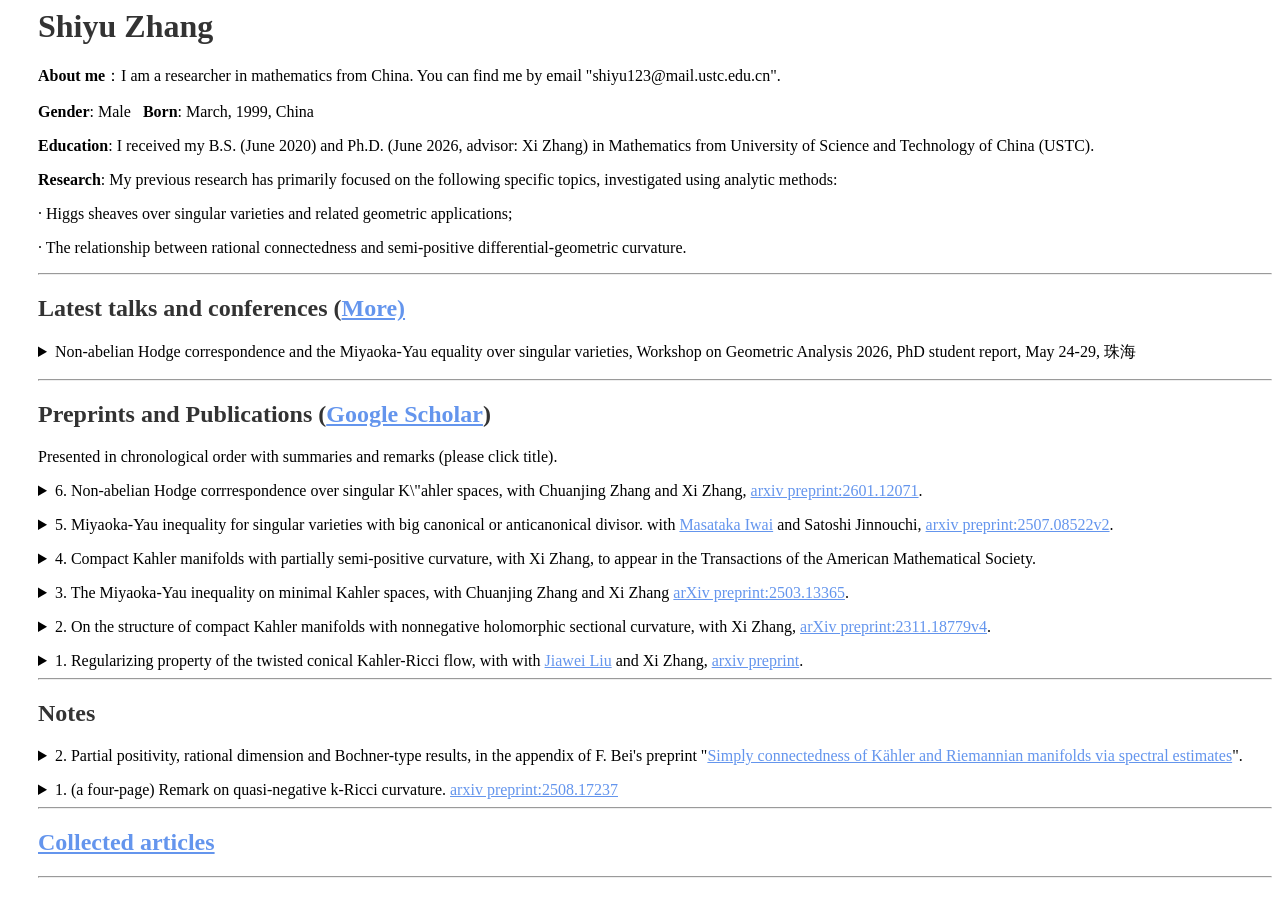
<file: research/index.html>
<html>
<head>
  <title>Shiyu Zhang Complex Geometry</title>
  <meta name="google-site-verification" content="iiVqSYgyMZaSKjwBvW68iFKeEzjvsk_R_WuHS7sTOfA" />
  <script type="text/javascript" src="http://cdn.mathjax.org/mathjax/latest/MathJax.js?config=TeX-AMS-MML_HTMLorMML">
</script>
  <script type="text/x-mathjax-config">
    MathJax.Hub.Config({
        tex2jax: {inlineMath: [['$', '$']]},
        messageStyle: "none"
    });
</script>
</head>

<head>
    <meta charset="UTF-8">
    <meta name="viewport" content="width=device-width, initial-scale=1.0">
    <title>Document with Table of Contents</title>
</head>
  
<head>
    <style>
        body {
            padding-left: 30px;  /* 设置页面左边的空白 */
        }
    </style>
</head>

<body style="background-color: #FFFFFF;">
<style>
h1, h2, h3, h4, h5 {
  color: #333333; /* 浅黑色 */
}

a {
  color: #6495ED; /* 柔和的粉色 */
}
</style>
<h1>Shiyu Zhang</h1>
<p>
<b>About me</b>：I am a researcher in mathematics from China. You can find me by email "shiyu123@mail.ustc.edu.cn".
<p>
 <b>Gender</b>: Male &nbsp; <b>Born</b>: March, 1999, China
<p>
<b>Education</b>:  I received my B.S. (June 2020) and Ph.D. (June 2026, advisor: Xi Zhang) in Mathematics from University of Science and Technology of China (USTC).
<p>
<b>Research</b>:  My previous research has primarily focused on the following specific topics, investigated using analytic methods:
  <p> &middot Higgs sheaves over singular varieties and related geometric applications;
  <p> &middot The relationship between rational connectedness and semi-positive differential-geometric curvature.
<hr>

<h2>Latest talks and conferences (<a href="https://BerkovichYu.github.io/conferences">More)</a></h2>
<p>
  <details>
  <summary>Non-abelian Hodge correspondence and the Miyaoka-Yau equality over singular varieties, Workshop on Geometric Analysis 2026, PhD student report, May 24-29, 珠海</summary>
  <p>
    I will talk about recent work [5, 6].
  </p>
  </details>
</p>

<hr>
  
<h2 id="Preprints">Preprints and Publications (<a href="https://scholar.google.com/citations?hl=en&user=x2xD6cAAAAAJ&view_op=list_works&sortby=pubdate">Google Scholar</a>)</h2>
Presented in chronological order with summaries and remarks (please click title).
<p>
<details>
  <summary> 6. <span> Non-abelian Hodge corrrespondence over singular K\"ahler spaces, with Chuanjing Zhang and Xi Zhang, <a href="https://arxiv.org/abs/2601.13071"> arxiv preprint:2601.12071</a>. </span> </summary>
<p> 
  In this paper, we establish the nonabelian Hodge correspondence over compact K\"ahler klt spaces as well as their regular loci, thereby generalizing the previous result of Greb-Kebekus-Peternell-Taji for projective klt varieties.
<p> As an interesting application, we prove that if a projective klt variety with big canonical divisor satisfies the orbifold Miyaoka-Yau type equality in the sense of the previous work [5] joint with M. Iwai and S. Jinnouchi, then its canonical model must be a singular quotient of the unit ball. 
  See also Jinnouchi's <a href="https://arxiv.org/abs/2512.24161"> recent preprint</a> for K-stable klt varieties with big anti-canonical divisor. 
  Toghther, these results confirm the Miyaoka-Yau inequality formulated via non-pluripolar product developed in the paper [5] provide an effective criterion for projective klt varieties with big canonical divisor.
</details>
<p>
  
<p>
<details>
  <summary> 5. <span> Miyaoka-Yau inequality for singular varieties with big canonical or anticanonical divisor. with <a href="https://masataka123.github.io/blog3_e/">Masataka Iwai</a> and Satoshi Jinnouchi, <a href="https://arxiv.org/abs/2507.08522">arxiv preprint:2507.08522v2</a>. </span> </summary>
<p> The main result is establishing the Miyaoka-Yau inequality for projective klt varieties with big canonical divisor.
<p> The basic idea is proving Bogomolov-Gieseker inequality formulated via the non-pluripolar product. When I discussed with M. Iwai how to extend it to the klt case, I contributed this work. 
<p> A basic question is characterizing the equality case of Bogomolov-Gieseker inequality. It's subtle because we used the limiting process in the proof.
</details>
<p>

<details>
  <summary> 4. <span> Compact Kahler manifolds with partially semi-positive curvature, with Xi Zhang, <a href="https://arxiv.org/abs/2504.13155"></a> to appear in the Transactions of the American Mathematical Society. </span> </summary>
<p>  Our first main result provides a new differential-geometric criterion for rational connectedness. We prove that a compact Kähler manifold is rationally connected if and only if its tangent bundle is BC-p positive for every p≥1. 
     This notion of BC-p positivity is very weak and arises naturally from a Bochner-type formula associated with MRC fibrations (Proposition 3.3). 
<p>  As a direct application, we confirm a conjecture of Prof. Lei Ni, showing that positive orthogonal Ricci curvature implies rational connectedness.
<p>  Our second result establishes structure theorems for manifolds with semi-positive immediate curvature conditions, offering a natural generalization of several classical works.
<p>  It would be interesting whether BC-p quasi-positivity (p≥1) imply the rational connectedness and BC-2 quasi-positivity implies the projectivity. 
     The latter is posed by L. Ni. The former is posed by me and indeed implies a conjecture of Xiaokui Yang that quasi-positive uniformly RC-positivity ensures the rational connectedness. 
<p>  I am grateful to Prof. Lei Ni for his attention to this work, and for his generous assistance on numerous other occasions.
<p>  On a personal note, I must candidly share that the first version of this paper contained an error—specifically, a mistaken equality in a key integral inequality. 
     It was the reviewer’s careful reading that patiently pointed out this issue. 
     In the process of carefully revising those details, I discovered something new and came to a deeper understanding: mathematics is not only about grand visions and directions, but also emerges from meticulous attention to detail. 
     We must take full responsibility for what we write.
</details>
<p>
  
<details>
  <summary> 3. <span> The Miyaoka-Yau inequality on minimal Kahler spaces, with Chuanjing Zhang and Xi Zhang <a href="https://arxiv.org/abs/2503.13365">arXiv preprint:2503.13365</a>. </span> </summary>
<p>  We extend the classical Miyaoka-Yau inequality to all minimal K\"ahler klt spaces.
<p>  One key is the existence of orbifold modification by <a href="https://arxiv.org/abs/2512.20708">Kollar and Ou</a> for klt spaces. 
<p>  This paper does provide a relatively general approach to considering Chern number inequalities and computing HN types of Higgs sheaves on K\"ahler KLT varieties.
<p>  On the other hand, our argument is new for the smooth case. After completing this paper, Iwai shared an alternative approach with me. Please see the paper [5]. 
<p>  Notably, the framework developed here—based on L^p approximate Hermitian–Einstein metrics—yields an important byproduct: 
     we obtain the semistability (respectively, generic nefness) of torsion-free sheaves under symmetric powers, exterior powers, and tensor products in the singular setting.
<p>  Finally, I should acknowledge that the first version of this paper contained an insufficient discussion of Harder–Narasimhan filtrations on singular varieties,
     due to my then-unfamiliarity with certain technical aspects. That exposition was consequently difficult to follow; the present version supersedes it entirely.
</details>
<p>

<p> 
<details>
  <summary> 2. <span> On the structure of compact Kahler manifolds with nonnegative holomorphic sectional curvature, with Xi Zhang, <a href="https://arxiv.org/abs/2311.18779"> arXiv preprint:2311.18779v4</a>. </span> </summary>
<p> The main result is the establishment of a "pseudoeffective" version of Bochner-type theorem, which leads to a splitting of the tangent bundle. 
<p> The innovation point is an elegant integral inequality.
<p> This is a key step of the structure theorems of HSC≥0 for the Kahler case obtained by <a href="https://arxiv.org/abs/2502.00367">Professor S. Matsumura</a> recently.</p>
<p> Concerning the nonnegative holomorphic sectional curvature, it remains open whether it implies some minimality in AG?
</details>
  
<p>
  <details>
    <summary> 1. Regularizing property of the twisted conical Kahler-Ricci flow, with with <a href="https://math.njust.edu.cn/43/dd/c17271a345053/page5.htm">Jiawei Liu</a> and Xi Zhang, <a href="https://arxiv.org/pdf/2406.08778">arxiv preprint</a>. </summary>
<p> The primary contribution to this work belongs to my collaborators. The most significant guidance throughout my doctoral studies undoubtedly came from my supervisor, yet I wish to express my deepest personal gratitude to my senior, Jiawei Liu. 
  During my difficult third year of PhD, I was grappling with the Kähler-Ricci flow. At that time, Jiawei had already graduated and was conducting his research in Germany. 
  Despite the distance and his own commitments, he offered me patient and consistent guidance through our online correspondence.
  That period culminated in a painful personal realization: that this particular field might not be the right path for me. The sense of frustration and doubt was significant. 
  Yet, looking back, I see that this very struggle—and the generous, remote mentorship he provided across continents—was fundamental. 
  It was through this process that I truly learned how to engage with a research problem, how to question, and how to begin.
  </details>
<hr>

<h2> Notes </h2>
  <details>
  <summary> 2. <span> Partial positivity, rational dimension and Bochner-type results, in the appendix of F. Bei's preprint "<a href="https://arxiv.org/abs/2602.11002v2">Simply connectedness of Kähler and Riemannian manifolds via spectral estimates</a>".  </summary>
  <p> A small remark.
</details>
<p> 

<p>
  <details>
  <summary> 1. <span> (a four-page) Remark on quasi-negative k-Ricci curvature. <a href="https://arxiv.org/abs/2508.17237">arxiv preprint:2508.17237</a></span>  </summary>
<p> This is just a note, I present an improvement on a result by Chu, Lee, and Tam based on a use of Gauss-Codazzi equation.
<p> An example of a projective manifold with negative k-Ricci curvature admits an embedding of P^k was claimed in <a href="https://arxiv.org/abs/2011.13508">a paper by Li--Ni--Zhu</a>, this was in fact a typographical error. Thank Prof. Lei Ni for kind clarification.
<p> I will not revise this paper until I have made sure of the existence of this example. If someone find such an example, it will be nice because it means that the study on negative k-Ricci curvature indeed provide new perspectives than negative holomorphic sectional curvature. I am not good at construting an example.
</details>

<hr>
<h2> <a href="https://BerkovichYu.github.io/Useful links">Collected articles </a> </h2>  
<hr>
</file>
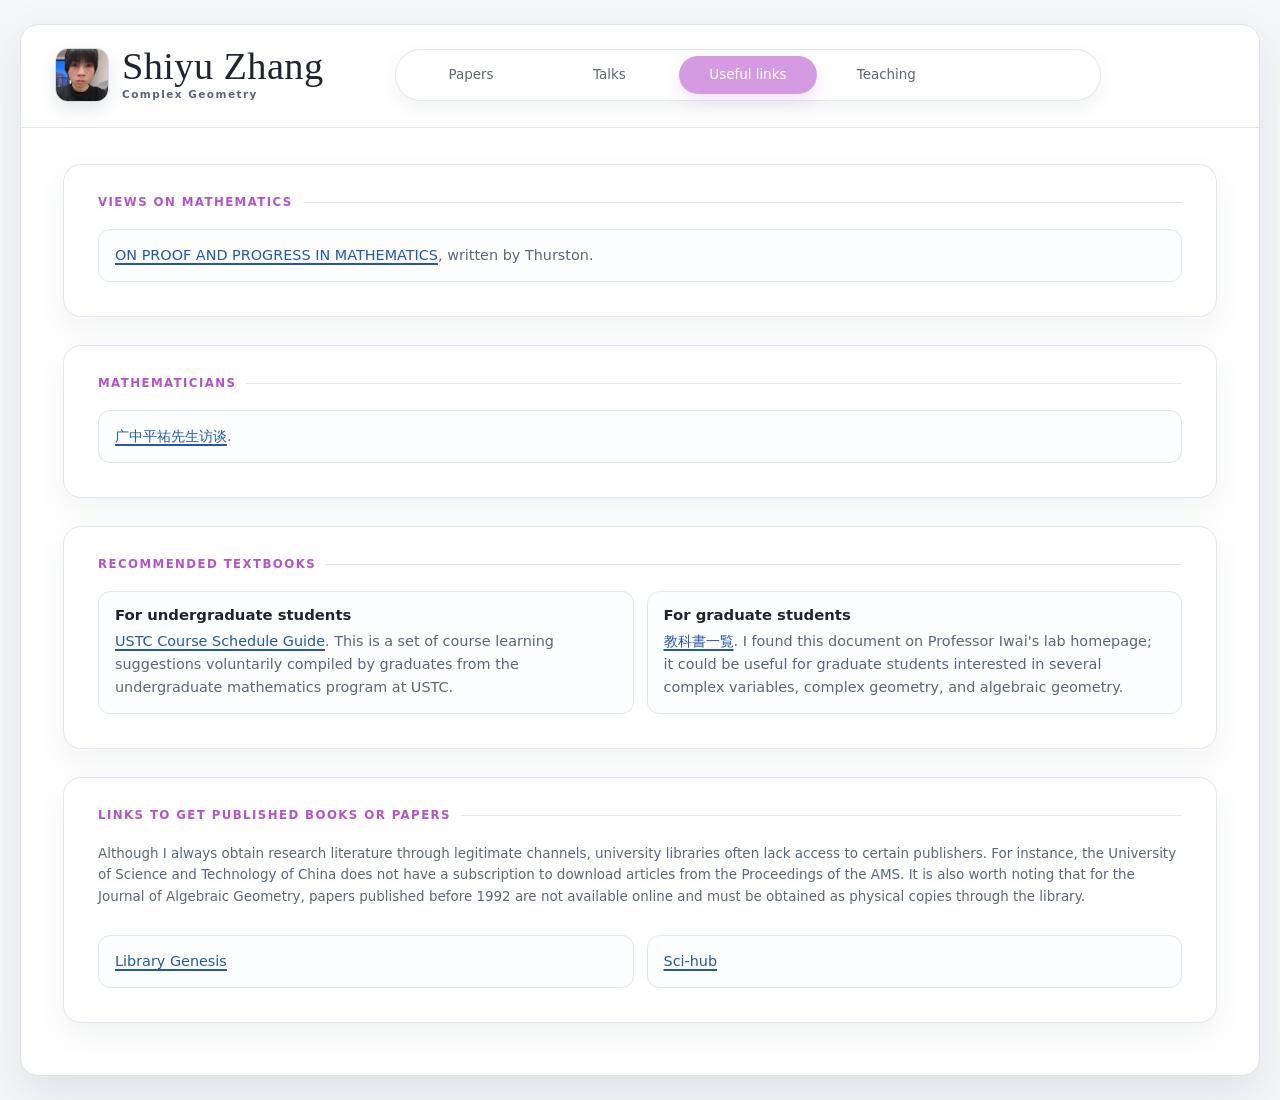
<file: Useful links/index.html>
<!DOCTYPE html>
<html lang="en">
<head>
  <title>Useful links</title>
  <meta name="google-site-verification" content="iiVqSYgyMZaSKjwBvW68iFKeEzjvsk_R_WuHS7sTOfA" />
  <meta charset="UTF-8">
  <meta name="viewport" content="width=device-width, initial-scale=1.0">
  <script type="text/javascript" src="http://cdn.mathjax.org/mathjax/latest/MathJax.js?config=TeX-AMS-MML_HTMLorMML">
</script>
  <script type="text/x-mathjax-config">
    MathJax.Hub.Config({
        tex2jax: {inlineMath: [['$', '$']]},
        messageStyle: "none"
    });
</script>
  <link rel="stylesheet" href="../assets/site.css">
</head>

<body class="subpage-page">
  <main class="site-shell">
    <article class="site-card subpage-card">
      <header class="subpage-header">
        <a class="subpage-brand" href="../" aria-label="Return to Shiyu Zhang homepage">
          <img class="subpage-avatar" src="../assets/profile-photo.jpg?v=20" alt="Portrait of Shiyu Zhang">
          <span class="subpage-brand-copy">
            <span class="subpage-brand-title">Shiyu Zhang</span>
            <span class="subpage-brand-subtitle">Complex Geometry</span>
          </span>
        </a>
        <nav class="home-nav subpage-nav" aria-label="Main navigation">
          <a href="../papers/">Papers</a>
          <a href="../conferences/">Talks</a>
          <a class="is-current" aria-current="page" href="../Useful%20links/">Useful links</a>
          <a href="../Teaching/Analysis%201/">Teaching</a>
        </nav>
      </header>

      <div class="content">
        <section class="section">
          <h2>Views on Mathematics</h2>
          <div class="entry-card">
            <p><a href="https://arxiv.org/pdf/math/9404236">ON PROOF AND PROGRESS IN MATHEMATICS</a>, written by Thurston.</p>
          </div>
        </section>

        <section class="section">
          <h2>Mathematicians</h2>
          <div class="entry-card">
            <p><a href="https://BerkovichYu.github.io/Useful links/Hironaka.pdf">广中平祐先生访谈</a>.</p>
          </div>
        </section>

        <section class="section">
          <h2>Recommended textbooks</h2>
          <div class="card-grid">
            <div class="info-card">
              <h3>For undergraduate students</h3>
              <p><a href="https://www.zhangjy9610.me/USTCdata.html">USTC Course Schedule Guide</a>. This is a set of course learning suggestions voluntarily compiled by graduates from the undergraduate mathematics program at USTC.</p>
            </div>
            <div class="info-card">
              <h3>For graduate students</h3>
              <p><a href="https://masataka123.github.io/blog3/pdf/20251001_masterguide/master_guide_20251001_C2.pdf">教科書一覧</a>. I found this document on Professor Iwai's lab homepage; it could be useful for graduate students interested in several complex variables, complex geometry, and algebraic geometry.</p>
            </div>
          </div>
        </section>

        <section class="section">
          <h2>Links to get published books or papers</h2>
          <p class="section-intro">Although I always obtain research literature through legitimate channels, university libraries often lack access to certain publishers. For instance, the University of Science and Technology of China does not have a subscription to download articles from the Proceedings of the AMS. It is also worth noting that for the Journal of Algebraic Geometry, papers published before 1992 are not available online and must be obtained as physical copies through the library.</p>
          <div class="card-grid">
            <div class="entry-card"><p><a href="https://libgen.vg/">Library Genesis</a></p></div>
            <div class="entry-card"><p><a href="https://www.sci-hub.pub/">Sci-hub</a></p></div>
          </div>
        </section>
      </div>
    </article>
  </main>
</body>
</html>
</file>
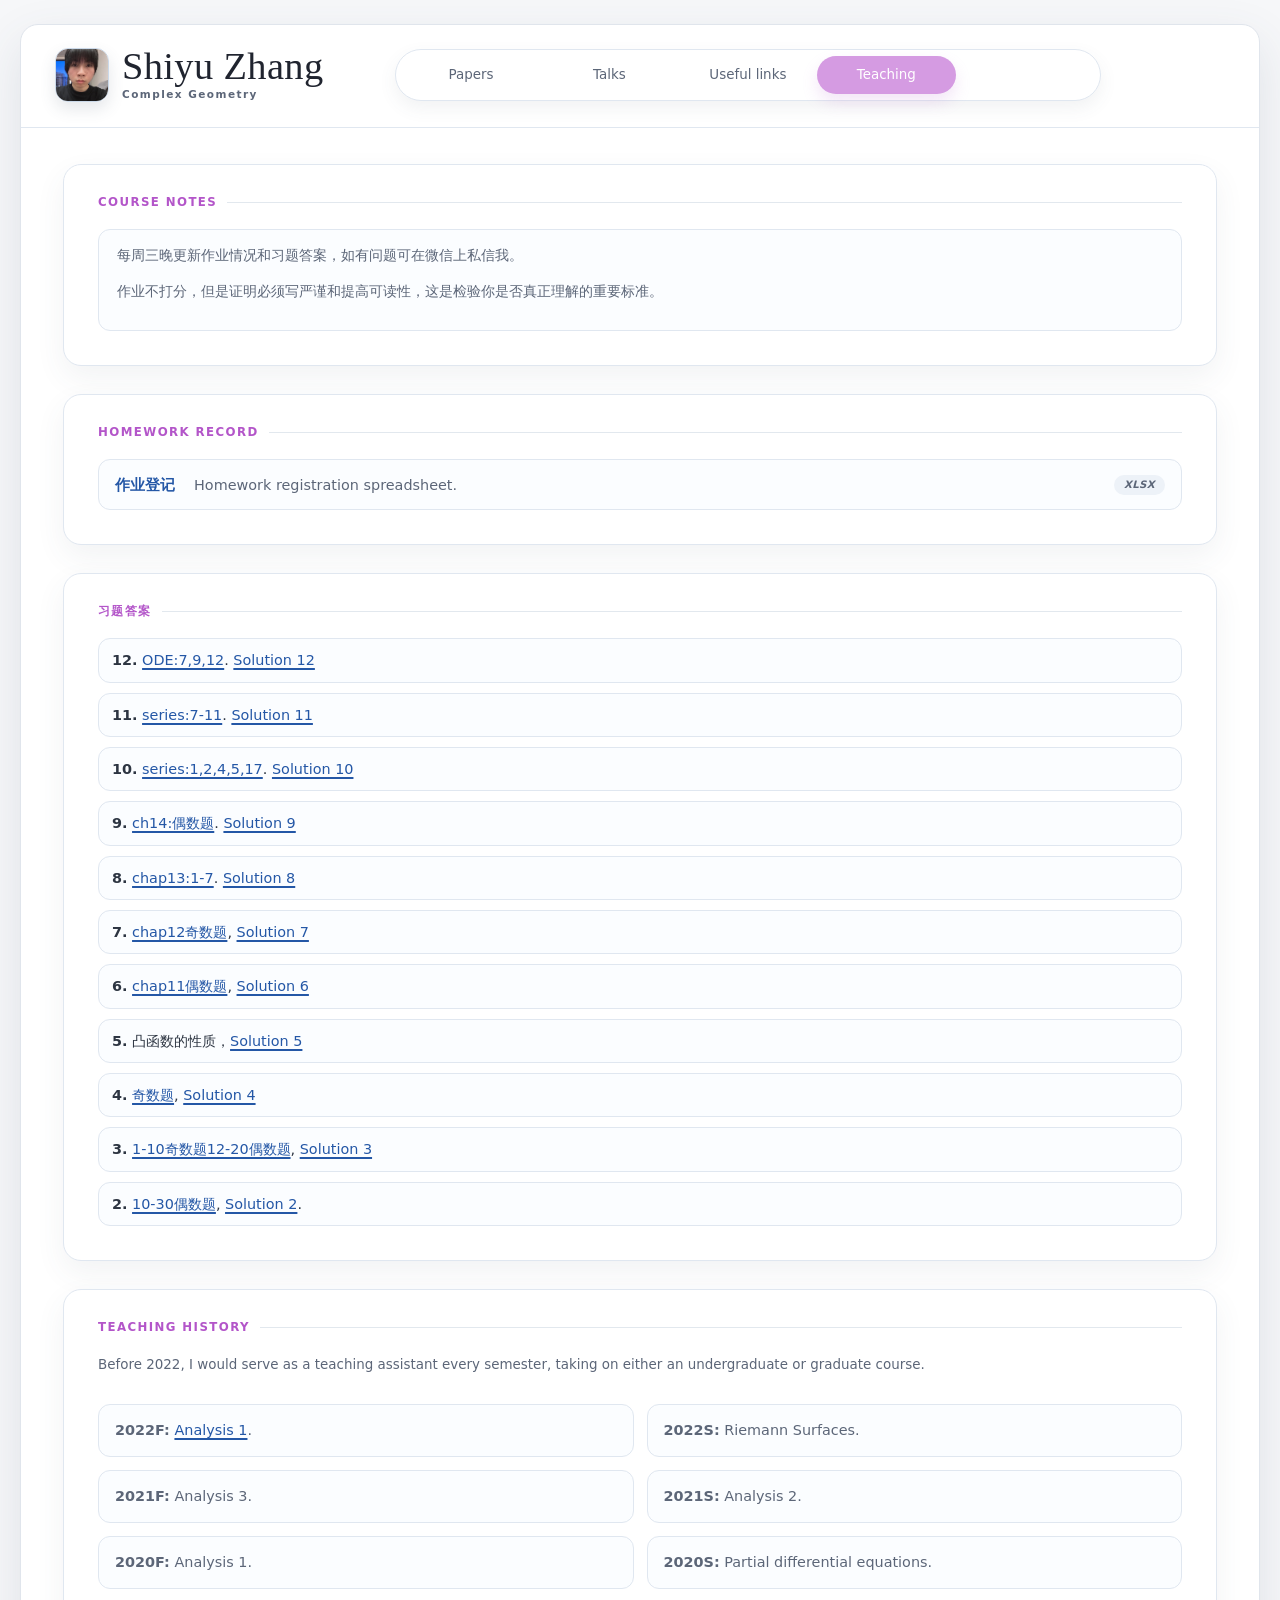
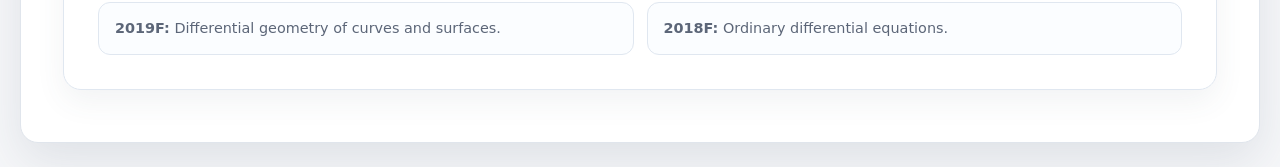
<file: Teaching/Analysis 1/index.html>
<!DOCTYPE html>
<html lang="en">
<head>
  <title>Analysis 1</title>
  <meta charset="UTF-8">
  <meta name="viewport" content="width=device-width, initial-scale=1.0">
  <link rel="stylesheet" href="../../assets/site.css">
</head>

<body class="subpage-page">
  <main class="site-shell">
    <article class="site-card subpage-card">
      <header class="subpage-header">
        <a class="subpage-brand" href="../../" aria-label="Return to Shiyu Zhang homepage">
          <img class="subpage-avatar" src="../../assets/profile-photo.jpg?v=20" alt="Portrait of Shiyu Zhang">
          <span class="subpage-brand-copy">
            <span class="subpage-brand-title">Shiyu Zhang</span>
            <span class="subpage-brand-subtitle">Complex Geometry</span>
          </span>
        </a>
        <nav class="home-nav subpage-nav" aria-label="Main navigation">
          <a href="../../papers/">Papers</a>
          <a href="../../conferences/">Talks</a>
          <a href="../../Useful%20links/">Useful links</a>
          <a class="is-current" aria-current="page" href="../../Teaching/Analysis%201/">Teaching</a>
        </nav>
      </header>

      <div class="content">
        <section class="section">
          <h2>Course notes</h2>
          <div class="news-card article-body">
            <p>每周三晚更新作业情况和习题答案，如有问题可在微信上私信我。</p>
            <p>作业不打分，但是证明必须写严谨和提高可读性，这是检验你是否真正理解的重要标准。</p>
          </div>
        </section>

        <section class="section">
          <h2>Homework record</h2>
          <a class="profile-link" href="https://BerkovichYu.github.io/Teaching/Analysis 1/分析1 作业登记.xlsx">
            <strong>作业登记</strong>
            <span>Homework registration spreadsheet.</span>
            <em class="pill">XLSX</em>
          </a>
        </section>

        <section class="section">
          <h2>习题答案</h2>
          <div class="resource-list">
            <div class="resource-row"><strong>12.</strong> <a href="https://BerkovichYu.github.io/Teaching/Analysis 1/Solution/ODE.pdf">ODE:7,9,12</a>. <a href="https://BerkovichYu.github.io/Teaching/Analysis 1/Solution/Solution12.pdf">Solution 12</a></div>
            <div class="resource-row"><strong>11.</strong> <a href="https://BerkovichYu.github.io/Teaching/Analysis 1/Solution/series.pdf">series:7-11</a>. <a href="https://BerkovichYu.github.io/Teaching/Analysis 1/Solution/Solution11.pdf">Solution 11</a></div>
            <div class="resource-row"><strong>10.</strong> <a href="https://BerkovichYu.github.io/Teaching/Analysis 1/Solution/series.pdf">series:1,2,4,5,17</a>. <a href="https://BerkovichYu.github.io/Teaching/Analysis 1/Solution/Solution10.pdf">Solution 10</a></div>
            <div class="resource-row"><strong>9.</strong> <a href="https://BerkovichYu.github.io/Teaching/Analysis 1/Solution/ch14.pdf">ch14:偶数题</a>. <a href="https://BerkovichYu.github.io/Teaching/Analysis 1/Solution/Solution9.pdf">Solution 9</a></div>
            <div class="resource-row"><strong>8.</strong> <a href="https://BerkovichYu.github.io/Teaching/Analysis 1/Solution/ch13.pdf">chap13:1-7</a>. <a href="https://BerkovichYu.github.io/Teaching/Analysis 1/Solution/Solution8.pdf">Solution 8</a></div>
            <div class="resource-row"><strong>7.</strong> <a href="https://BerkovichYu.github.io/Teaching/Analysis 1/Solution/ch12.pdf">chap12奇数题</a>, <a href="https://BerkovichYu.github.io/Teaching/Analysis 1/Solution/Solution7.pdf">Solution 7</a></div>
            <div class="resource-row"><strong>6.</strong> <a href="https://BerkovichYu.github.io/Teaching/Analysis 1/Solution/chap11.pdf">chap11偶数题</a>, <a href="https://BerkovichYu.github.io/Teaching/Analysis 1/Solution/Solution6.pdf">Solution 6</a></div>
            <div class="resource-row"><strong>5.</strong> 凸函数的性质，<a href="https://BerkovichYu.github.io/Teaching/Analysis 1/Solution/Solution5.pdf">Solution 5</a></div>
            <div class="resource-row"><strong>4.</strong> <a href="https://BerkovichYu.github.io/Teaching/Analysis 1/Solution/ch10习题.pdf">奇数题</a>, <a href="https://BerkovichYu.github.io/Teaching/Analysis 1/Solution/Solution4.pdf">Solution 4</a></div>
            <div class="resource-row"><strong>3.</strong> <a href="https://BerkovichYu.github.io/Teaching/Analysis 1/Solution/ch9.pdf">1-10奇数题12-20偶数题</a>, <a href="https://BerkovichYu.github.io/Teaching/Analysis 1/Solution/Solution3.pdf">Solution 3</a></div>
            <div class="resource-row"><strong>2.</strong> <a href="https://BerkovichYu.github.io/Teaching/Analysis 1/Solution/Problem2.pdf">10-30偶数题</a>, <a href="https://BerkovichYu.github.io/Teaching/Analysis 1/Solution/Solution2.pdf">Solution 2</a>.</div>
          </div>
        </section>

        <section class="section">
          <h2>Teaching history</h2>
          <p class="section-intro">Before 2022, I would serve as a teaching assistant every semester, taking on either an undergraduate or graduate course.</p>
          <div class="card-grid">
            <div class="entry-card"><p><strong>2022F:</strong> <a href="https://BerkovichYu.github.io/Teaching/Analysis 1">Analysis 1</a>.</p></div>
            <div class="entry-card"><p><strong>2022S:</strong> Riemann Surfaces.</p></div>
            <div class="entry-card"><p><strong>2021F:</strong> Analysis 3.</p></div>
            <div class="entry-card"><p><strong>2021S:</strong> Analysis 2.</p></div>
            <div class="entry-card"><p><strong>2020F:</strong> Analysis 1.</p></div>
            <div class="entry-card"><p><strong>2020S:</strong> Partial differential equations.</p></div>
            <div class="entry-card"><p><strong>2019F:</strong> Differential geometry of curves and surfaces.</p></div>
            <div class="entry-card"><p><strong>2018F:</strong> Ordinary differential equations.</p></div>
          </div>
        </section>
      </div>
    </article>
  </main>
</body>
</html>
</file>
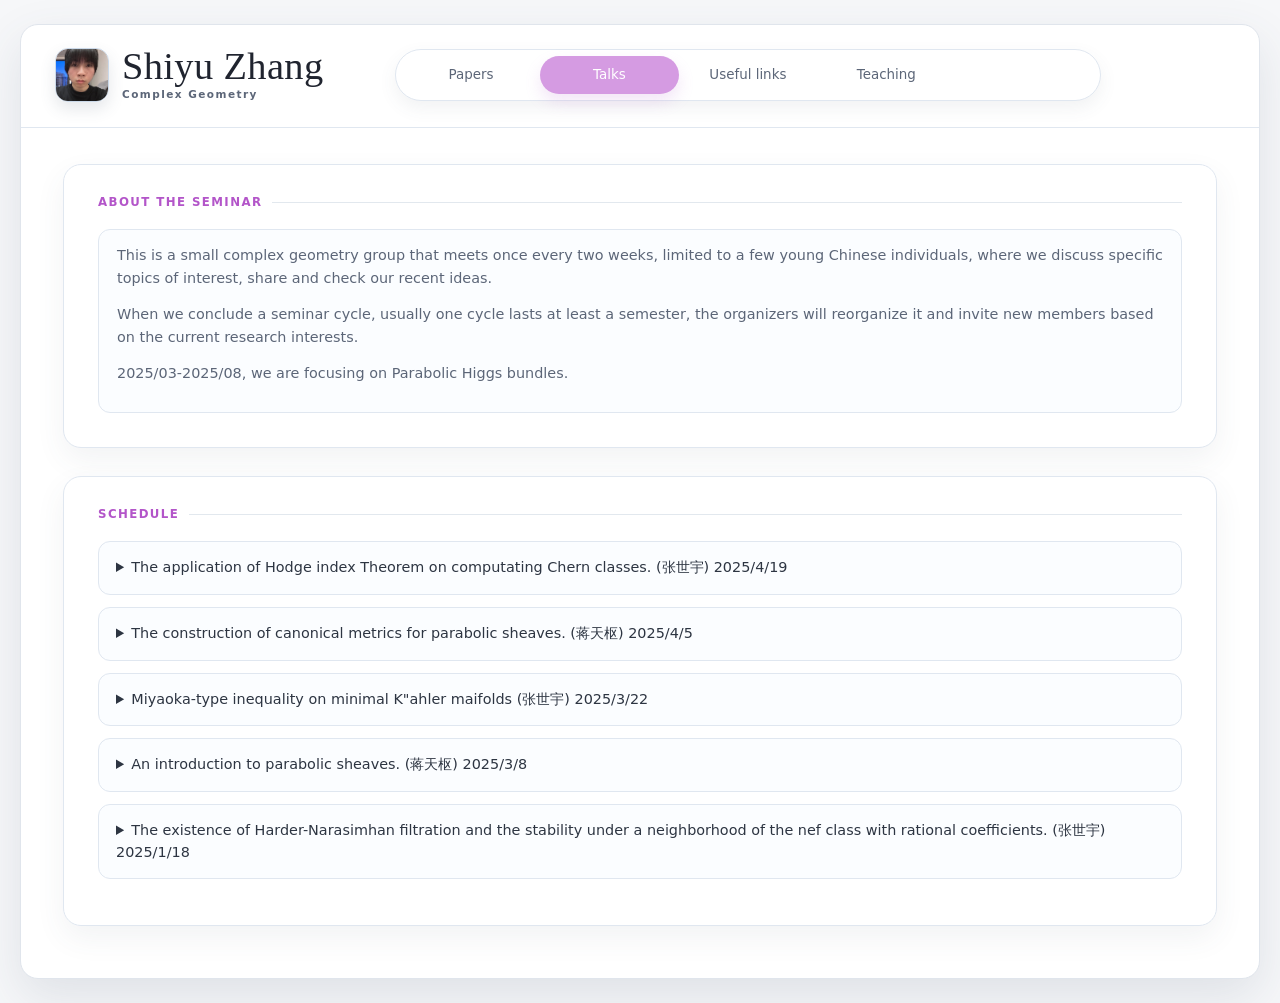
<file: Seminar/Informal discussion in Complex Geometry.html>
<!DOCTYPE html>
<html lang="en">
<head>
  <title>Informal discussion in Complex Geometry</title>
  <meta charset="UTF-8">
  <meta name="viewport" content="width=device-width, initial-scale=1.0">
  <link rel="stylesheet" href="../assets/site.css">
</head>

<body class="subpage-page">
  <main class="site-shell">
    <article class="site-card subpage-card">
      <header class="subpage-header">
        <a class="subpage-brand" href="../" aria-label="Return to Shiyu Zhang homepage">
          <img class="subpage-avatar" src="../assets/profile-photo.jpg?v=20" alt="Portrait of Shiyu Zhang">
          <span class="subpage-brand-copy">
            <span class="subpage-brand-title">Shiyu Zhang</span>
            <span class="subpage-brand-subtitle">Complex Geometry</span>
          </span>
        </a>
        <nav class="home-nav subpage-nav" aria-label="Main navigation">
          <a href="../papers/">Papers</a>
          <a class="is-current" aria-current="page" href="../conferences/">Talks</a>
          <a href="../Useful%20links/">Useful links</a>
          <a href="../Teaching/Analysis%201/">Teaching</a>
        </nav>
      </header>

      <div class="content">
        <section class="section">
          <h2>About the seminar</h2>
          <div class="news-card article-body">
            <p>This is a small complex geometry group that meets once every two weeks, limited to a few young Chinese individuals, where we discuss specific topics of interest, share and check our recent ideas.</p>
            <p>When we conclude a seminar cycle, usually one cycle lasts at least a semester, the organizers will reorganize it and invite new members based on the current research interests.</p>
            <p>2025/03-2025/08, we are focusing on Parabolic Higgs bundles.</p>
          </div>
        </section>

        <section class="section">
          <h2>Schedule</h2>
          <details class="paper-entry">
            <summary>The application of Hodge index Theorem on computating Chern classes. (张世宇) 2025/4/19</summary>
            <blockquote>Abstract: I will share my recent idea for nonabelian Hodge correspondence on Kahler klt varieties.</blockquote>
          </details>

          <details class="paper-entry">
            <summary>The construction of canonical metrics for parabolic sheaves. (蒋天枢) 2025/4/5</summary>
            <blockquote>Abstract: Following my last talk, I will share with you my recent ideas on constructing a singular Hermitian metric on the regular part of a saturated reflexive parabolic sheaf whose curvature form will lead to the parabolic Chern characters.</blockquote>
          </details>

          <details class="paper-entry">
            <summary>Miyaoka-type inequality on minimal K&quot;ahler maifolds (张世宇) 2025/3/22</summary>
            <blockquote>Abstract: At the the first part, I give a proof for Miyaoka-type inequality for minimal K&quot;ahler manifolds based on the recent results by Cao, Ou and Paun. This is related to my recent work. At the second part, I give a proof on comparing the semi-stability of two torsion-free sheaves on the resolution of singularities.</blockquote>
            <blockquote>
              Bibiography:
              <ol>
                <li><a href="https://arxiv.org/abs/2501.18088" target="_blank">W. Ou, A characterization of uniruled compact Kähler manifolds.</a></li>
                <li><a href="https://arxiv.org/abs/2502.02183" target="_blank">J. Cao and M. Paun, Remarks on Relative Canonical Bundles and Algebraicity Criteria for Foliations in Kähler context.</a></li>
                <li><a href="https://projecteuclid.org/proceedings/advanced-studies-in-pure-mathematics/Algebraic-Geometry-Sendai-1985/Chapter/The-Chern-Classes-and-Kodaira-Dimension-of-a-Minimal-Variety/10.2969/aspm/01010449" target="_blank">Y. Miyaoka, The Chern Classes and Kodaira Dimension of a Minimal Variety.</a></li>
              </ol>
            </blockquote>
          </details>

          <details class="paper-entry">
            <summary>An introduction to parabolic sheaves. (蒋天枢) 2025/3/8</summary>
            <blockquote>Abstract: I will give a brief introduction to the category of parabolic sheaves. Once you were familiar with the basic concepts. I will share my ideas of proving the Bogomolov-Gieseker inequality in the parabolic setting.</blockquote>
            <blockquote>
              Bibiography:
              <ol>
                <li><a href="https://link.springer.com/article/10.1007/BF01444704" target="_blank">M. Maruyama and K. Yokogawa, Moduli of parabolic stable sheaves.</a></li>
                <li><a href="https://arxiv.org/abs/math/0411300" target="_blank">T. Mochizuki, Kobayashi-Hitchin correspondence for tame harmonic bundles and an application.</a></li>
              </ol>
            </blockquote>
          </details>

          <details class="paper-entry">
            <summary>The existence of Harder-Narasimhan filtration and the stability under a neighborhood of the nef class with rational coefficients. (张世宇) 2025/1/18</summary>
            <blockquote>Abstract: The proof of Kobayashi's result in his book (p. 161) is incomplete. [Bruasse, Harder-Narasimhan filtration on non-Kähler manifolds] addressed the gap by considering saturated subsheaves as weakly holomorphic maps. I will provide a relatively standard proof based on the more algebraic method introduced in [GKPT14, Reflexive differential forms on singular spaces, Appendix], and explain the statement regarding the stability of HN-filtration in a neighorhood of a nef cohomology class with rational coefficients, based on [Cao13, https://arxiv.org/abs/1305.4397]. Eventually, I could prove the existence of (w_1...w_{n-1})-Harder-Narasimhan filtration of torsion free sheaves on normal varities, where w_1,...w_{n-1} are nef classes, estabilish the concept of (w_1,...,w_{n-1})-HN-positivty, and prove a related vanishing theorem on normal varities with rational singularities.</blockquote>
          </details>
        </section>
      </div>
    </article>
  </main>
</body>
</html>
</file>
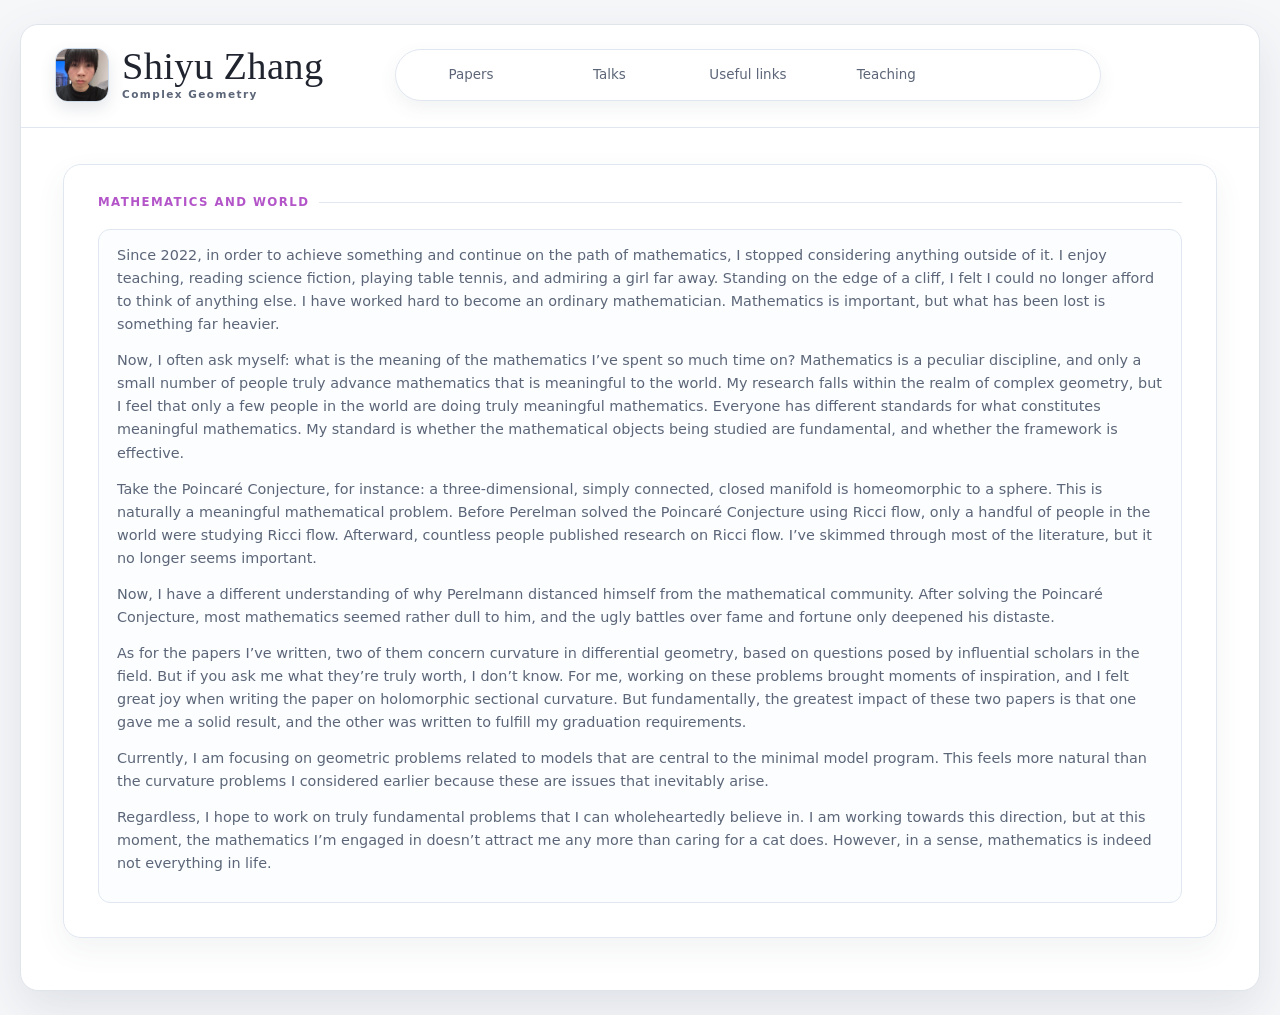
<file: Writting/Mathematics and World.html>
<!DOCTYPE html>
<html lang="en">
<head>
  <title>Mathematics and World</title>
  <meta charset="UTF-8">
  <meta name="viewport" content="width=device-width, initial-scale=1.0">
  <link rel="stylesheet" href="../assets/site.css">
</head>

<body class="subpage-page">
  <main class="site-shell">
    <article class="site-card subpage-card">
      <header class="subpage-header">
        <a class="subpage-brand" href="../" aria-label="Return to Shiyu Zhang homepage">
          <img class="subpage-avatar" src="../assets/profile-photo.jpg?v=20" alt="Portrait of Shiyu Zhang">
          <span class="subpage-brand-copy">
            <span class="subpage-brand-title">Shiyu Zhang</span>
            <span class="subpage-brand-subtitle">Complex Geometry</span>
          </span>
        </a>
        <nav class="home-nav subpage-nav" aria-label="Main navigation">
          <a href="../papers/">Papers</a>
          <a href="../conferences/">Talks</a>
          <a href="../Useful%20links/">Useful links</a>
          <a href="../Teaching/Analysis%201/">Teaching</a>
        </nav>
      </header>

      <div class="content">
        <section class="section">
          <h2>Mathematics and World</h2>
          <div class="news-card article-body">
            <p>Since 2022, in order to achieve something and continue on the path of mathematics, I stopped considering anything outside of it. I enjoy teaching, reading science fiction, playing table tennis, and admiring a girl far away. Standing on the edge of a cliff, I felt I could no longer afford to think of anything else. I have worked hard to become an ordinary mathematician. Mathematics is important, but what has been lost is something far heavier.</p>
            <p>Now, I often ask myself: what is the meaning of the mathematics I’ve spent so much time on? Mathematics is a peculiar discipline, and only a small number of people truly advance mathematics that is meaningful to the world. My research falls within the realm of complex geometry, but I feel that only a few people in the world are doing truly meaningful mathematics. Everyone has different standards for what constitutes meaningful mathematics. My standard is whether the mathematical objects being studied are fundamental, and whether the framework is effective.</p>
            <p>Take the Poincaré Conjecture, for instance: a three-dimensional, simply connected, closed manifold is homeomorphic to a sphere. This is naturally a meaningful mathematical problem. Before Perelman solved the Poincaré Conjecture using Ricci flow, only a handful of people in the world were studying Ricci flow. Afterward, countless people published research on Ricci flow. I’ve skimmed through most of the literature, but it no longer seems important.</p>
            <p>Now, I have a different understanding of why Perelmann distanced himself from the mathematical community. After solving the Poincaré Conjecture, most mathematics seemed rather dull to him, and the ugly battles over fame and fortune only deepened his distaste.</p>
            <p>As for the papers I’ve written, two of them concern curvature in differential geometry, based on questions posed by influential scholars in the field. But if you ask me what they’re truly worth, I don’t know. For me, working on these problems brought moments of inspiration, and I felt great joy when writing the paper on holomorphic sectional curvature. But fundamentally, the greatest impact of these two papers is that one gave me a solid result, and the other was written to fulfill my graduation requirements.</p>
            <p>Currently, I am focusing on geometric problems related to models that are central to the minimal model program. This feels more natural than the curvature problems I considered earlier because these are issues that inevitably arise.</p>
            <p>Regardless, I hope to work on truly fundamental problems that I can wholeheartedly believe in. I am working towards this direction, but at this moment, the mathematics I’m engaged in doesn’t attract me any more than caring for a cat does. However, in a sense, mathematics is indeed not everything in life.</p>
          </div>
        </section>
      </div>
    </article>
  </main>
</body>
</html>
</file>
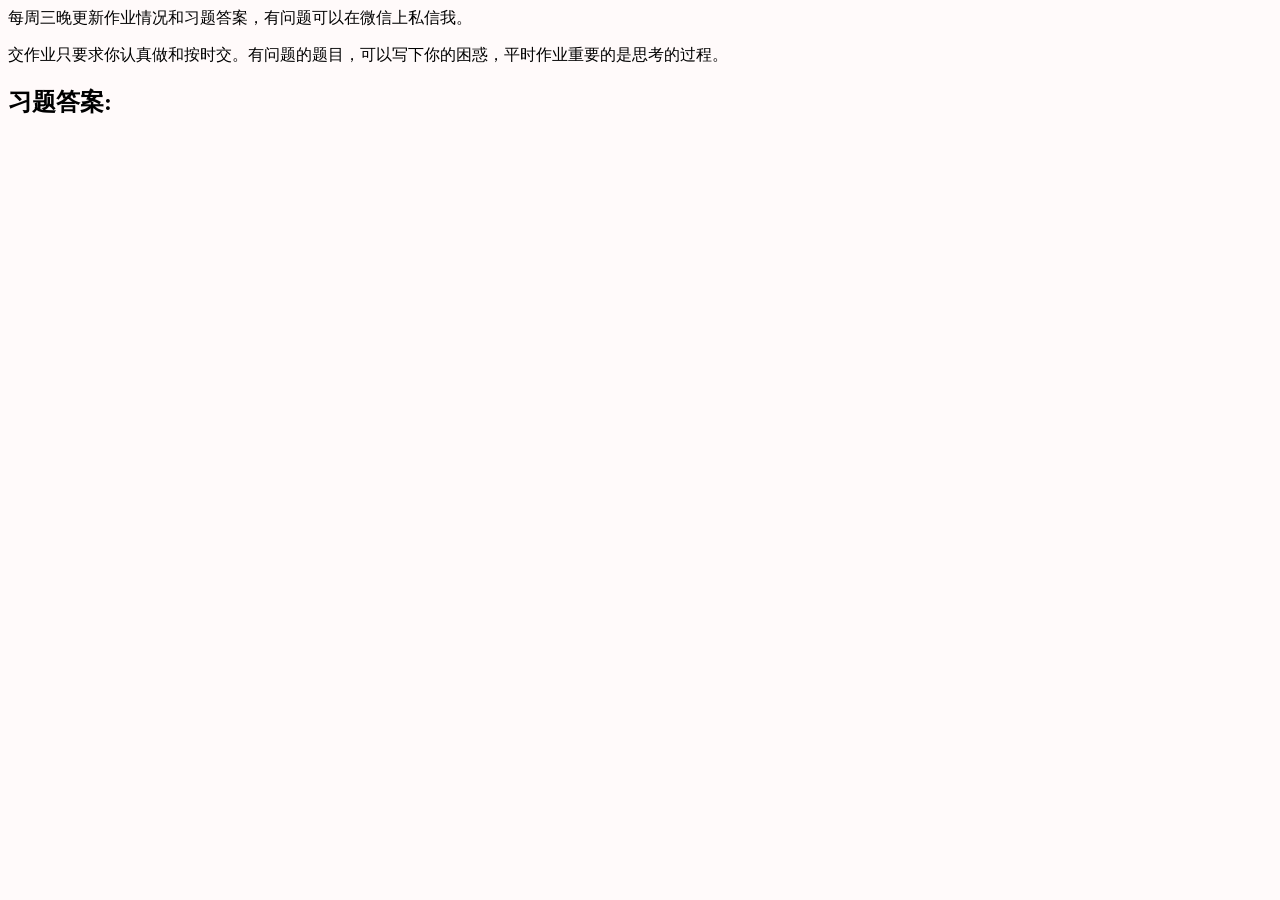
<file: Teaching/Analysis 1/Analysis 1.html>
<html>
<head>
<title>Analyis 1</title>
</head>
<body style="background-color:snow;">
  
<p>
  每周三晚更新作业情况和习题答案，有问题可以在微信上私信我。
<p>
  交作业只要求你认真做和按时交。有问题的题目，可以写下你的困惑，平时作业重要的是思考的过程。
<h2>习题答案:</h2>
  
</body>
</html>
</file>
<file: assets/site.css>
:root {
  --page-bg: #eef2f7;
  --panel-bg: #ffffff;
  --ink: #20242f;
  --muted: #5c6678;
  --line: #cbd5e1;
  --soft-line: #d7e0ec;
  --chip-bg: #f7faff;
  --blue: #2457a6;
  --pink: #d6407f;
  --green: #26734d;
  --gold: #8b6418;
  --purple: #6550aa;
  --site-scale: 0.8;
  font-size: 80%;
}

* {
  box-sizing: border-box;
}

body {
  margin: 0;
  background: var(--page-bg);
  color: var(--ink);
  font-family: Inter, ui-sans-serif, system-ui, -apple-system, BlinkMacSystemFont, "Segoe UI", Arial, sans-serif;
  font-size: 1.125rem;
  line-height: 1.55;
}

body.math-page {
  font-family: Georgia, "Times New Roman", serif;
}

a {
  color: var(--blue);
  text-decoration-thickness: 1.5px;
  text-underline-offset: 3px;
}

a:hover {
  color: var(--purple);
}

.site-shell {
  max-width: 944px;
  margin: 34px auto;
  padding: 0 19px;
}

.site-card {
  background: var(--panel-bg);
  border: 1px solid var(--line);
  border-radius: 6px;
  box-shadow: 8px 8px 0 rgba(148, 163, 184, 0.22);
  overflow: hidden;
}

.hero {
  padding: 32px 40px 22px;
  border-bottom: 1px solid var(--soft-line);
}

.hero-heading {
  display: flex;
  align-items: baseline;
  flex-wrap: wrap;
  gap: 14px 18px;
}

.github-avatar {
  align-self: center;
  width: clamp(43px, 5.6vw, 61px);
  height: clamp(43px, 5.6vw, 61px);
  border: 1px solid var(--line);
  border-radius: 50%;
  background: var(--chip-bg);
  object-fit: cover;
}

.hero-title {
  margin: 0;
  color: var(--ink);
  font-family: Georgia, "Times New Roman", serif;
  font-size: clamp(2.35rem, 4.4vw, 3.55rem);
  line-height: 1;
  letter-spacing: -0.04em;
}

.subtitle {
  margin: 0;
  color: var(--muted);
  font-size: clamp(1.15rem, 2.2vw, 1.55rem);
  line-height: 1.2;
}

.content {
  padding: 30px 40px 40px;
}

.section {
  border-top: 2px solid var(--line);
  margin-top: 27px;
  padding-top: 24px;
}

.section:first-child {
  border-top: 0;
  margin-top: 0;
  padding-top: 0;
}

.section h2 {
  margin: 0 0 13px;
  color: var(--ink);
  font-size: clamp(1.55rem, 3vw, 2.15rem);
  line-height: 1.1;
}

.section-intro {
  margin: 0 0 28px;
  color: var(--muted);
  font-size: 1.05rem;
}

.badges {
  display: flex;
  flex-wrap: wrap;
  gap: 8px 10px;
  margin: 0;
  padding: 0;
  list-style: none;
}

.badge {
  display: inline-flex;
  align-items: center;
  gap: 5px;
  max-width: 100%;
  border: 1px solid var(--line);
  border-radius: 999px;
  background: var(--chip-bg);
  padding: 3px 10px;
  color: #273348;
  font-size: 1rem;
  line-height: 1.2;
  overflow-wrap: anywhere;
}

.badge strong {
  color: var(--ink);
  white-space: nowrap;
}

.card-grid {
  display: grid;
  grid-template-columns: repeat(2, minmax(0, 1fr));
  gap: 13px;
}

.card-grid.three {
  grid-template-columns: repeat(3, minmax(0, 1fr));
}

.research-section .section-intro {
  margin-bottom: 34px;
}

.research-card-grid {
  grid-template-columns: repeat(2, minmax(260px, 1fr));
}

.info-card,
.link-card,
.news-card,
.entry-card {
  border: 1px solid var(--line);
  border-radius: 6px;
  background: #fbfdff;
  padding: 14px 16px;
}

.info-card h3,
.news-card h3,
.entry-card h3 {
  margin: 0 0 6px;
  color: var(--ink);
  font-size: 1.16rem;
  line-height: 1.2;
}

.info-card p,
.news-card p,
.entry-card p,
.link-card p {
  margin: 0;
  color: var(--muted);
}

.profile-link {
  display: grid;
  grid-template-columns: auto 1fr auto;
  align-items: center;
  gap: 19px;
  margin-top: 14px;
  border: 1px solid var(--line);
  border-radius: 6px;
  background: #fbfdff;
  padding: 13px 16px;
  text-decoration: none;
}

.profile-link strong {
  color: var(--purple);
  font-size: 1.16rem;
}

.profile-link span {
  color: var(--muted);
}

.pill {
  display: inline-flex;
  align-items: center;
  border-radius: 999px;
  background: #edf2f8;
  padding: 2px 10px;
  color: var(--muted);
  font-size: 0.8rem;
  font-weight: 800;
  letter-spacing: 0.03em;
  text-transform: uppercase;
}

.news-card {
  padding: 14px 18px;
}


.homepage-intro {
  display: grid;
  grid-template-columns: minmax(9.5rem, max-content) minmax(0, 1fr);
  column-gap: clamp(28px, 4vw, 48px);
  align-items: start;
  border: 1px solid var(--soft-line);
  border-radius: 14px;
  background: linear-gradient(135deg, #fbfdff 0%, #ffffff 72%);
  padding: 24px 26px 26px;
  margin-bottom: 34px;
}

.main-column {
  min-width: 0;
}

.profile-section {
  margin-top: 0;
  border-top: 0;
  padding-top: 0;
}

.profile-section .badges {
  margin-bottom: 27px;
}

.profile-copy {
  display: grid;
  gap: 14px;
  border-left: 3px solid #dce8f6;
  padding-left: 19px;
}

.profile-copy p {
  margin: 0;
  line-height: 1.55;
}

.profile-copy .profile-note {
  color: var(--muted);
  font-size: 0.96rem;
}

.about-section {
  display: grid;
  gap: 13px;
  margin-top: 32px;
}

.research-section {
  margin-top: 30px;
}

.sidebar-links {
  padding-top: 22px;
}

.sidebar-links h2 {
  margin: 0 0 6px;
  color: var(--ink);
  font-size: 1.45rem;
  line-height: 1.1;
}

.sidebar-links p {
  margin: 0 0 11px;
  color: var(--muted);
  font-size: 0.98rem;
}

.sidebar-kicker {
  margin: 0 0 22px !important;
  color: var(--muted) !important;
  font-size: 0.72rem !important;
  font-weight: 800;
  letter-spacing: 0.13em;
  line-height: 1.2;
  text-transform: uppercase;
}

.side-link-list {
  display: grid;
  grid-template-columns: max-content;
  gap: 8px;
}

.side-link {
  display: inline-flex;
  align-items: center;
  justify-content: space-between;
  width: 100%;
  max-width: 100%;
  gap: 16px;
  border: 1px solid #d5e0ed;
  border-radius: 10px;
  background: rgba(255, 255, 255, 0.78);
  padding: 9px 13px;
  color: var(--blue);
  text-decoration: none;
  white-space: nowrap;
  box-shadow: 0 3px 9px rgba(148, 163, 184, 0.08);
  transition: border-color 160ms ease, background 160ms ease, transform 160ms ease, box-shadow 160ms ease;
}

.side-link strong {
  color: var(--blue);
  font-size: 1rem;
  line-height: 1.2;
}

.side-link::after {
  content: "↗";
  color: #9ab0ca;
  font-size: 0.95rem;
  line-height: 1;
}

.side-link:hover {
  border-color: var(--blue);
  background: #f4f8ff;
  box-shadow: 0 5px 12px rgba(36, 87, 166, 0.12);
  transform: translateX(2px);
}

.side-link .pill {
  display: none;
}

.notes-list {
  display: grid;
  gap: 12px;
}

.notes-list details.paper-entry {
  margin: 0;
}

.notes-list details.paper-entry p {
  margin: 10px 0 0;
}

.quick-links {
  display: grid;
  grid-template-columns: repeat(3, minmax(0, 1fr));
  gap: 13px;
  margin-top: 16px;
}

.link-card {
  display: flex;
  min-height: 120px;
  flex-direction: column;
  justify-content: space-between;
  color: inherit;
  text-decoration: none;
}

.link-card strong {
  display: block;
  margin-bottom: 5px;
  font-size: 1.65rem;
  line-height: 1.1;
}

.link-card.blue strong { color: var(--blue); }
.link-card.green strong { color: var(--green); }
.link-card.gold strong { color: var(--gold); }
.link-card.purple strong { color: var(--purple); }

.top-nav {
  display: flex;
  flex-wrap: wrap;
  gap: 10px;
  margin-top: 18px;
}

.top-nav a {
  border: 1px solid var(--line);
  border-radius: 999px;
  background: var(--chip-bg);
  padding: 4px 10px;
  color: var(--muted);
  font-weight: 700;
  text-decoration: none;
}

details.entry-card,
details.paper-entry {
  display: block;
  margin: 11px 0;
}

details.paper-entry {
  border: 1px solid var(--line);
  border-radius: 6px;
  background: #fbfdff;
  padding: 13px 14px;
}

summary {
  cursor: pointer;
  color: var(--ink);
  font-weight: 400;
}

.paper-number {
  color: var(--ink);
  font-weight: 400;
}

.paper-meta {
  color: var(--ink);
  font-weight: 400;
}

.paper-title {
  color: var(--ink);
  font-weight: 400;
}

.paper-meta a,
.paper-title a {
  color: var(--blue);
  font-weight: inherit;
}

details.paper-entry p {
  color: var(--muted);
}

.list-card p {
  margin: 0 0 11px;
}

@media (max-width: 760px) {
  .site-shell {
    margin: 16px auto;
    padding: 0 10px;
  }

  .site-card {
    box-shadow: 4px 4px 0 rgba(148, 163, 184, 0.2);
  }

  .hero,
  .content {
    padding-left: 18px;
    padding-right: 18px;
  }

  .card-grid,
  .card-grid.three,
  .research-card-grid,
  .quick-links,
  .profile-link {
    grid-template-columns: 1fr;
  }

  .sidebar-links {
    padding-top: 0;
  }
}

@media (max-width: 480px) {
  .homepage-intro {
    grid-template-columns: 1fr;
    column-gap: 0;
    row-gap: 24px;
    padding: 20px;
  }

  .sidebar-links {
    padding-top: 0;
  }
}

.article-body {
  color: #273348;
}

.article-body p {
  margin: 0 0 13px;
}

.article-body blockquote {
  margin: 10px 0 0;
  border-left: 3px solid var(--line);
  padding: 6px 0 6px 13px;
  color: var(--muted);
}

.resource-list {
  display: grid;
  gap: 10px;
}

.resource-row {
  border: 1px solid var(--line);
  border-radius: 6px;
  background: #fbfdff;
  padding: 10px 13px;
}

/* Home page: editorial profile layout */
.home-page {
  background: #f6f7f9;
  zoom: 0.9;
}

.home-page .site-shell {
  max-width: 1480px;
  margin: 24px auto;
  padding: 0 20px;
}

.home-page .site-card {
  border-color: #e0e5ec;
  border-radius: 18px;
  box-shadow: 0 18px 48px rgba(71, 85, 105, 0.13);
}

.home-page .home-hero {
  position: relative;
  display: flex;
  align-items: center;
  justify-content: center;
  padding: 24px 42px 21px;
}

.home-page .hero-heading {
  align-items: center;
  flex-wrap: nowrap;
  gap: 18px;
  transform: none;
}

.home-page .hero-heading > div {
  display: flex;
  flex-direction: column;
  align-items: flex-start;
}

.home-brand-mark,
.profile-mark {
  display: grid;
  place-items: center;
  flex: 0 0 auto;
  border: 1px solid #cbd9e9;
  border-radius: 50%;
  background: #f1f6fc;
  color: var(--blue);
  font-weight: 900;
  letter-spacing: -0.04em;
}

.home-brand-mark {
  width: 36px;
  height: 36px;
  font-size: 0.78rem;
}

.home-brand-photo {
  display: block;
  width: 68px;
  height: 68px;
  flex: 0 0 auto;
  border: 1px solid #cbd9e9;
  border-radius: 14px;
  box-shadow: 0 7px 16px rgba(71, 85, 105, 0.14);
  object-fit: cover;
  object-position: 50% 50%;
}

.home-page .hero-title {
  font-family: Noteworthy, "Bradley Hand", "Segoe Print", "Comic Sans MS", cursive;
  font-size: clamp(3rem, 5.1vw, 4.125rem);
  font-weight: 400;
  letter-spacing: 0.01em;
  text-transform: none;
}

.home-page .subtitle {
  align-self: center;
  margin-top: 12px;
  font-size: 1.32rem;
  font-weight: 800;
  letter-spacing: 0.13em;
  text-transform: none;
}

.home-nav {
  display: grid;
  grid-template-columns: repeat(5, minmax(0, 1fr));
  align-items: center;
  justify-content: center;
  width: 100%;
  max-width: none;
  column-gap: 0;
  align-self: center;
  justify-self: center;
  margin: 0;
  border: 1px solid #e0e7f0;
  border-radius: 999px;
  background: #ffffff;
  box-shadow: 0 7px 18px rgba(71, 85, 105, 0.08);
  padding: 6px;
}

.home-nav a {
  position: relative;
  border-radius: 999px;
  padding: 9px 18px;
  color: var(--muted);
  font-size: 1.15rem;
  font-weight: 500;
  text-align: center;
  text-decoration: none;
  white-space: nowrap;
}

.home-nav a::after {
  display: none;
}

.home-nav a.is-current {
  color: #ffffff;
  background: #d59be2;
  box-shadow: 0 8px 16px rgba(190, 116, 208, 0.18);
}

.home-nav a:hover:not(.is-current) {
  color: var(--ink);
  background: #f7effa;
}

.home-page .content {
  padding: 36px 42px 50px;
}

.home-layout {
  display: grid;
  grid-template-columns: 260px minmax(0, 1fr) 290px;
  grid-template-areas: "sidebar main photo";
  gap: 28px;
  align-items: start;
}

.home-sidebar,
.home-main,
.home-photo {
  min-width: 0;
}

.home-sidebar {
  grid-area: sidebar;
  display: grid;
  gap: 28px;
}

.home-main {
  grid-area: main;
  display: grid;
  gap: 28px;
}

.home-photo {
  grid-area: photo;
  align-self: start;
  border: 1px solid #e0e7f0;
  border-radius: 18px;
  background: #ffffff;
  box-shadow: 0 12px 30px rgba(71, 85, 105, 0.08);
  padding: 22px;
}

.home-main > .home-nav {
  margin: 0 auto;
}

.home-about {
  display: block;
  border: 1px solid #e0e7f0;
  border-radius: 18px;
  background: #ffffff;
  box-shadow: 0 12px 30px rgba(71, 85, 105, 0.08);
  padding: 34px 34px 38px;
}

.home-top-modules {
  display: grid;
  grid-template-columns: minmax(300px, 340px) minmax(0, 1fr);
  gap: clamp(24px, 4vw, 54px);
  align-items: stretch;
}

.profile-rail {
  display: flex;
  flex-direction: column;
  align-self: start;
  height: auto;
  min-width: 0;
  border: 1px solid #e0e7f0;
  border-radius: 18px;
  background: #ffffff;
  box-shadow: 0 12px 30px rgba(71, 85, 105, 0.08);
  padding: 30px 28px;
}

.about-photo {
  grid-column: 2;
  grid-row: 1;
  min-width: 0;
  margin: 0;
}

.about-photo img {
  display: block;
  width: 100%;
  aspect-ratio: 2 / 3;
  border: 1px solid #d9e2ed;
  border-radius: 16px;
  box-shadow: 0 12px 26px rgba(71, 85, 105, 0.14);
  object-fit: cover;
}

.youtube-module {
  margin: 0 0 20px;
  border-bottom: 1px solid #e2e8ee;
  padding-bottom: 18px;
}

.music-player {
  position: relative;
  display: grid;
  grid-template-columns: 56px minmax(0, 1fr) 82px;
  align-items: center;
  gap: 12px;
  min-height: 88px;
  overflow: hidden;
  border: 1px solid #3e454d;
  border-radius: 14px;
  background: linear-gradient(135deg, #1b1f24 0%, #343a42 100%);
  box-shadow: 0 8px 18px rgba(24, 29, 35, 0.18);
  padding: 14px 14px 18px;
}

.music-player-art {
  display: grid;
  width: 56px;
  height: 56px;
  place-items: center;
  border: 5px solid #676f78;
  border-radius: 50%;
  background:
    radial-gradient(circle, #d6dbe0 0 3px, #333941 4px 8px, transparent 9px),
    repeating-radial-gradient(circle, #07090b 0 5px, #282d33 6px 8px);
  color: #ffffff;
  box-shadow: inset 0 0 0 3px rgba(255, 255, 255, 0.12), 0 5px 12px rgba(0, 0, 0, 0.28);
  font-size: 1.35rem;
  line-height: 1;
}

.music-player-art span {
  transform: translateY(-1px);
}

.music-player-copy {
  min-width: 0;
}

.music-title {
  margin: 0;
  color: #f2f4f6;
  font-size: 0.94rem;
  line-height: 1.35;
}

.music-title strong {
  color: #ffffff;
  font-weight: 600;
}

.music-player-status {
  margin: 4px 0 0;
  color: #b3bbc4;
  font-size: 0.72rem;
  letter-spacing: 0.03em;
  line-height: 1.3;
}

.music-player-actions {
  display: flex;
  align-items: center;
  justify-content: flex-end;
  gap: 6px;
}

.music-player-toggle {
  display: grid;
  width: 42px;
  height: 42px;
  place-items: center;
  border: 1px solid #737b84;
  border-radius: 50%;
  background: #0c0f12;
  color: #ffffff;
  cursor: pointer;
  font: inherit;
  box-shadow: 0 6px 12px rgba(0, 0, 0, 0.28);
  transition: transform 160ms ease, background 160ms ease, opacity 160ms ease;
}

.music-player-toggle:hover:not(:disabled) {
  background: #000000;
  transform: scale(1.05);
}

.music-player-toggle:disabled {
  cursor: wait;
  opacity: 0.55;
}

.music-player-icon {
  font-size: 0.9rem;
  line-height: 1;
}

.music-player-next {
  display: grid;
  width: 32px;
  height: 32px;
  place-items: center;
  border: 1px solid #737b84;
  border-radius: 50%;
  background: #4a515a;
  color: #ffffff;
  cursor: pointer;
  font: inherit;
  transition: transform 160ms ease, background 160ms ease, opacity 160ms ease;
}

.music-player-next span {
  transform: translateY(-1px);
  font-size: 1.55rem;
  line-height: 1;
}

.music-player-next:hover:not(:disabled) {
  background: #606a75;
  transform: scale(1.05);
}

.music-player-next:disabled {
  cursor: wait;
  opacity: 0.55;
}

.music-player.is-playing .music-player-art {
  animation: music-spin 5s linear infinite;
}

.music-player-progress {
  position: absolute;
  right: 14px;
  bottom: 8px;
  left: 14px;
  height: 3px;
  overflow: hidden;
  border-radius: 99px;
  background: #5c646d;
}

.music-player-progress span {
  display: block;
  width: 0;
  height: 100%;
  border-radius: inherit;
  background: #f3f5f6;
  transition: width 220ms linear;
}

.youtube-audio-embed {
  position: absolute;
  width: 1px;
  height: 1px;
  overflow: hidden;
  opacity: 0;
  pointer-events: none;
}

.youtube-audio-embed iframe {
  width: 1px;
  height: 1px;
  border: 0;
}

@keyframes music-spin {
  from { transform: rotate(0deg); }
  to { transform: rotate(360deg); }
}

.profile-mark {
  width: 54px;
  height: 54px;
  margin-bottom: 18px;
  font-size: 1rem;
}

.home-page .profile-rail h2 {
  display: flex;
  align-items: center;
  gap: 10px;
  margin: 0 0 18px;
  color: #b355c9;
  font-size: 0.92rem;
  font-weight: 700;
  letter-spacing: 0.12em;
  line-height: 1.2;
  text-transform: uppercase;
}

.home-page .profile-rail h2::after {
  flex: 1;
  height: 1px;
  background: #e2e8ee;
  content: "";
}

.profile-facts {
  display: grid;
  gap: 20px;
  margin: 24px 0 0;
}

.profile-facts + .profile-facts {
  margin-top: 28px;
}

.profile-facts div {
  display: grid;
  gap: 3px;
}

.profile-facts dt {
  color: var(--ink);
  font-size: 1rem;
  font-weight: 400;
  letter-spacing: normal;
  text-transform: none;
}

.profile-facts dd {
  margin: 0;
  color: var(--ink);
  font-size: 1.25rem;
  line-height: 1.4;
  overflow-wrap: anywhere;
}

.home-page .profile-info dd {
  font-size: 1.25rem;
  line-height: 1.4;
}

.profile-facts dd a {
  color: var(--blue);
  text-decoration: none;
}

.profile-facts dd a:hover {
  text-decoration: underline;
}

.profile-actions {
  display: grid;
  gap: 2px;
  margin-top: auto;
  padding-top: 28px;
}

.profile-actions a {
  display: flex;
  align-items: center;
  justify-content: space-between;
  border-bottom: 1px solid #e3e9f1;
  padding: 8px 0;
  color: var(--blue);
  font-size: 1.2rem;
  font-weight: 400;
  text-decoration: none;
}

.profile-actions a span {
  color: #9ab0ca;
  font-size: 1.2rem;
}

.profile-actions a:hover {
  border-color: var(--blue);
}

.profile-main {
  display: block;
  min-width: 0;
  padding-top: 5px;
}

.profile-text {
  display: flex;
  flex-direction: column;
  align-self: stretch;
  height: auto;
  min-width: 0;
}

.profile-eyebrow {
  display: flex;
  align-items: center;
  gap: 10px;
  margin: 0 0 18px;
  color: #b355c9;
  font-size: 0.92rem;
  font-weight: 700;
  letter-spacing: 0.12em;
  line-height: 1.2;
  text-transform: uppercase;
}

.profile-eyebrow::after {
  flex: 1;
  height: 1px;
  background: #e2e8ee;
  content: "";
}

.home-page .profile-info {
  margin-top: 0;
}

.profile-name,
.profile-name-cn {
  margin: 0;
  color: var(--ink);
  font-weight: 600;
  line-height: 1.2;
}

.profile-name {
  font-size: 1.35rem;
}

.profile-name-heading {
  margin: 0 0 44px;
  font-size: clamp(1.85rem, 3vw, 2.25rem);
  white-space: nowrap;
}

.profile-name-cn {
  margin-top: 0;
  color: var(--ink);
  font-size: 1.35rem;
  font-weight: 400;
}

.profile-facts dd.profile-name,
.profile-facts dd.profile-name-cn {
  font-size: 1.25rem;
}

.home-page .profile-copy {
  gap: 24px;
  border-left: 0;
  max-width: 780px;
  padding-left: 0;
}

.home-page .home-about,
.home-page .home-news {
  font-family: Inter, ui-sans-serif, system-ui, -apple-system, BlinkMacSystemFont, "Segoe UI", Arial, sans-serif;
}

.home-page .home-about .profile-copy p,
.home-page .home-news .profile-copy p {
  font-weight: 400;
}

.home-page .profile-news-heading {
  margin-top: 36px;
}

.home-page .profile-news-copy {
  gap: 0;
}

.home-page .profile-copy p {
  color: #2d3542;
  font-size: 1.125rem;
  line-height: 1.55;
}

.profile-highlight {
  color: var(--pink);
  font-weight: inherit;
}

.profile-highlight-key {
  color: #202733;
  font-weight: inherit;
}

.profile-callout {
  max-width: 780px;
  margin-top: auto;
  border: 1px solid #d6e2f0;
  border-left: 3px solid var(--blue);
  border-radius: 8px;
  background: #f8fbff;
  padding: 13px 16px;
}

.home-page .profile-callout .profile-note {
  margin: 0;
  color: var(--muted);
  font-size: 1.04rem;
  line-height: 1.55;
}

.home-about + .section {
  margin-top: 28px;
}

.home-page .section {
  border-top: 0;
  border: 1px solid #e0e7f0;
  border-radius: 18px;
  background: #ffffff;
  box-shadow: 0 12px 30px rgba(71, 85, 105, 0.07);
  padding-top: 0;
  padding: 30px 34px 34px;
}

.home-page .section + .section {
  margin-top: 28px;
}

.home-news {
  margin-top: 28px;
  border: 1px solid #e0e7f0;
  border-radius: 18px;
  background: #ffffff;
  box-shadow: 0 12px 30px rgba(71, 85, 105, 0.07);
  padding: 30px 34px 34px;
}

.home-news .profile-eyebrow {
  margin-bottom: 15px;
  color: #4a6b8a;
}

.home-news .profile-eyebrow::before {
  width: 8px;
  height: 8px;
  flex: 0 0 auto;
  border-radius: 50%;
  background: #d9a6e6;
  content: "";
}

.home-news .profile-eyebrow::after {
  display: none;
}

.home-news .profile-copy {
  max-width: none;
}

.home-page .papers-page-content {
  margin-top: 28px;
}

.home-page .section h2 {
  display: flex;
  align-items: center;
  gap: 10px;
  color: #b355c9;
  font-size: 0.92rem;
  font-weight: 700;
  letter-spacing: 0.12em;
  text-transform: uppercase;
}

.home-page .section h2::after {
  flex: 1;
  height: 1px;
  background: #e2e8ee;
  content: "";
}

.home-page .notes-subheading {
  display: flex;
  align-items: center;
  gap: 10px;
  margin: 28px 0 13px;
  color: #b355c9;
  font-size: 0.82rem;
  font-weight: 700;
  letter-spacing: 0.12em;
  line-height: 1.2;
  text-transform: uppercase;
}

.home-page .notes-subheading::after {
  flex: 1;
  height: 1px;
  background: #e2e8ee;
  content: "";
}

.section-note {
  max-width: 1100px;
  margin: 8px 0 24px;
}

.section-note p {
  margin: 0;
  color: var(--muted);
  font-size: 1.02rem;
  font-style: italic;
  line-height: 1.55;
}

.section-note-caption {
  color: var(--muted);
  font-size: 1.02rem;
  font-style: italic;
  line-height: 1.55;
}

.section-note .section-note-reflection {
  margin-top: 7px;
}

/* Secondary pages: use the same light, modular visual language as the homepage. */
.subpage-page {
  min-height: 100vh;
  background: #f6f7f9;
  color: #2d3542;
  font-family: Inter, ui-sans-serif, system-ui, -apple-system, BlinkMacSystemFont, "Segoe UI", Arial, sans-serif;
}

.subpage-page .site-shell {
  max-width: 1480px;
  margin: 24px auto;
  padding: 0 20px;
}

.subpage-page .site-card {
  border-color: #e0e5ec;
  border-radius: 18px;
  box-shadow: 0 18px 48px rgba(71, 85, 105, 0.13);
}

.subpage-header {
  display: grid;
  grid-template-columns: minmax(245px, 0.8fr) minmax(520px, 1.8fr) minmax(40px, 0.25fr);
  align-items: center;
  gap: 26px;
  padding: 23px 34px 25px;
  border-bottom: 1px solid #e0e7f0;
}

.subpage-brand {
  display: flex;
  align-items: center;
  min-width: 0;
  gap: 13px;
  color: inherit;
  text-decoration: none;
}

.subpage-avatar {
  display: block;
  width: 54px;
  height: 54px;
  flex: 0 0 auto;
  border: 1px solid #cbd9e9;
  border-radius: 13px;
  box-shadow: 0 7px 16px rgba(71, 85, 105, 0.14);
  object-fit: cover;
  object-position: 50% 50%;
}

.subpage-brand-copy {
  display: flex;
  min-width: 0;
  flex-direction: column;
  gap: 4px;
}

.subpage-brand-title {
  color: var(--ink);
  font-family: Noteworthy, "Bradley Hand", "Segoe Print", "Comic Sans MS", cursive;
  font-size: clamp(2.2rem, 3.2vw, 3rem);
  font-weight: 400;
  letter-spacing: 0.01em;
  line-height: 0.9;
  white-space: nowrap;
}

.subpage-brand-subtitle {
  color: var(--muted);
  font-size: 0.82rem;
  font-weight: 800;
  letter-spacing: 0.14em;
  line-height: 1.2;
  white-space: nowrap;
}

.subpage-nav {
  width: 100%;
  max-width: 760px;
  justify-self: center;
}

.subpage-nav a {
  font-size: 1.05rem;
  font-weight: 500;
}

.subpage-page .content {
  padding: 36px 42px 52px;
}

.subpage-page .section {
  margin: 0 0 28px;
  border: 1px solid #e0e7f0;
  border-radius: 18px;
  background: #ffffff;
  box-shadow: 0 12px 30px rgba(71, 85, 105, 0.07);
  padding: 30px 34px 34px;
}

.subpage-page .section:last-child {
  margin-bottom: 0;
}

.subpage-page .section h2 {
  display: flex;
  align-items: center;
  gap: 10px;
  margin: 0 0 20px;
  color: #b355c9;
  font-size: 0.92rem;
  font-weight: 700;
  letter-spacing: 0.12em;
  line-height: 1.2;
  text-transform: uppercase;
}

.subpage-page .section h2::after {
  flex: 1;
  height: 1px;
  background: #e2e8ee;
  content: "";
}

.subpage-page .section-intro,
.subpage-page .section > p:not(.section-intro) {
  color: #5c6678;
  line-height: 1.6;
}

.subpage-page .section > p {
  margin-top: 0;
}

.subpage-page .entry-card,
.subpage-page .info-card,
.subpage-page .news-card,
.subpage-page .resource-row,
.subpage-page details.paper-entry {
  border-color: #e0e7f0;
  border-radius: 12px;
  background: #fbfdff;
  box-shadow: none;
}

.subpage-page .list-card,
.subpage-page .resource-list {
  display: grid;
  gap: 10px;
}

.subpage-page .list-card .entry-card,
.subpage-page .card-grid .entry-card {
  margin: 0;
}

.subpage-page details.paper-entry {
  margin: 12px 0;
  padding: 15px 17px;
}

.subpage-page details.paper-entry summary {
  color: #2d3542;
  font-weight: 400;
  line-height: 1.5;
}

.subpage-page details.paper-entry summary:hover {
  color: var(--blue);
}

.subpage-page details.paper-entry p,
.subpage-page .entry-card p,
.subpage-page .info-card p,
.subpage-page .news-card p {
  color: #5c6678;
  line-height: 1.6;
}

.subpage-page .profile-link {
  border-color: #e0e7f0;
  border-radius: 12px;
  background: #fbfdff;
}

.subpage-page .profile-link strong {
  color: var(--blue);
}

.subpage-page blockquote {
  border-left-color: #d6e2f0;
}

@media (max-width: 1020px) {
  .subpage-header {
    grid-template-columns: 1fr;
    justify-items: center;
  }

  .subpage-brand {
    justify-self: start;
  }

  .subpage-nav {
    max-width: 760px;
  }
}

@media (max-width: 620px) {
  .subpage-page .site-shell {
    margin: 16px auto;
    padding: 0 10px;
  }

  .subpage-header {
    align-items: stretch;
    padding: 20px 18px 22px;
  }

  .subpage-brand-title {
    font-size: 2.25rem;
  }

  .subpage-nav {
    display: flex;
    justify-content: flex-start;
    overflow-x: auto;
  }

  .subpage-nav a {
    flex: 0 0 auto;
  }

  .subpage-page .content {
    padding: 28px 20px 38px;
  }

  .subpage-page .section {
    padding: 26px 22px 28px;
  }
}

@media (max-width: 820px) {
  .home-page .home-hero {
    display: flex;
    align-items: flex-start;
    flex-direction: column;
  }

  .home-nav {
    display: flex;
    position: static;
    justify-content: flex-start;
    transform: none;
    width: 100%;
    overflow-x: auto;
    align-self: auto;
    justify-self: auto;
    margin-bottom: 0;
  }
}

@media (max-width: 620px) {
  .home-page .content {
    padding: 28px 20px 38px;
  }

  .home-layout {
    grid-template-columns: 1fr;
    grid-template-areas:
      "sidebar"
      "main"
      "photo";
    gap: 28px;
  }

  .home-about {
    display: block;
  }

  .profile-rail {
    height: auto;
    padding: 28px;
  }

  .profile-actions {
    margin-top: 28px;
  }

  .about-photo {
    max-width: 340px;
  }

  .profile-main {
    grid-template-columns: 1fr;
    gap: 28px;
  }

  .profile-text {
    display: block;
    height: auto;
  }

  .profile-callout {
    margin-top: 27px;
  }

}
</file>
